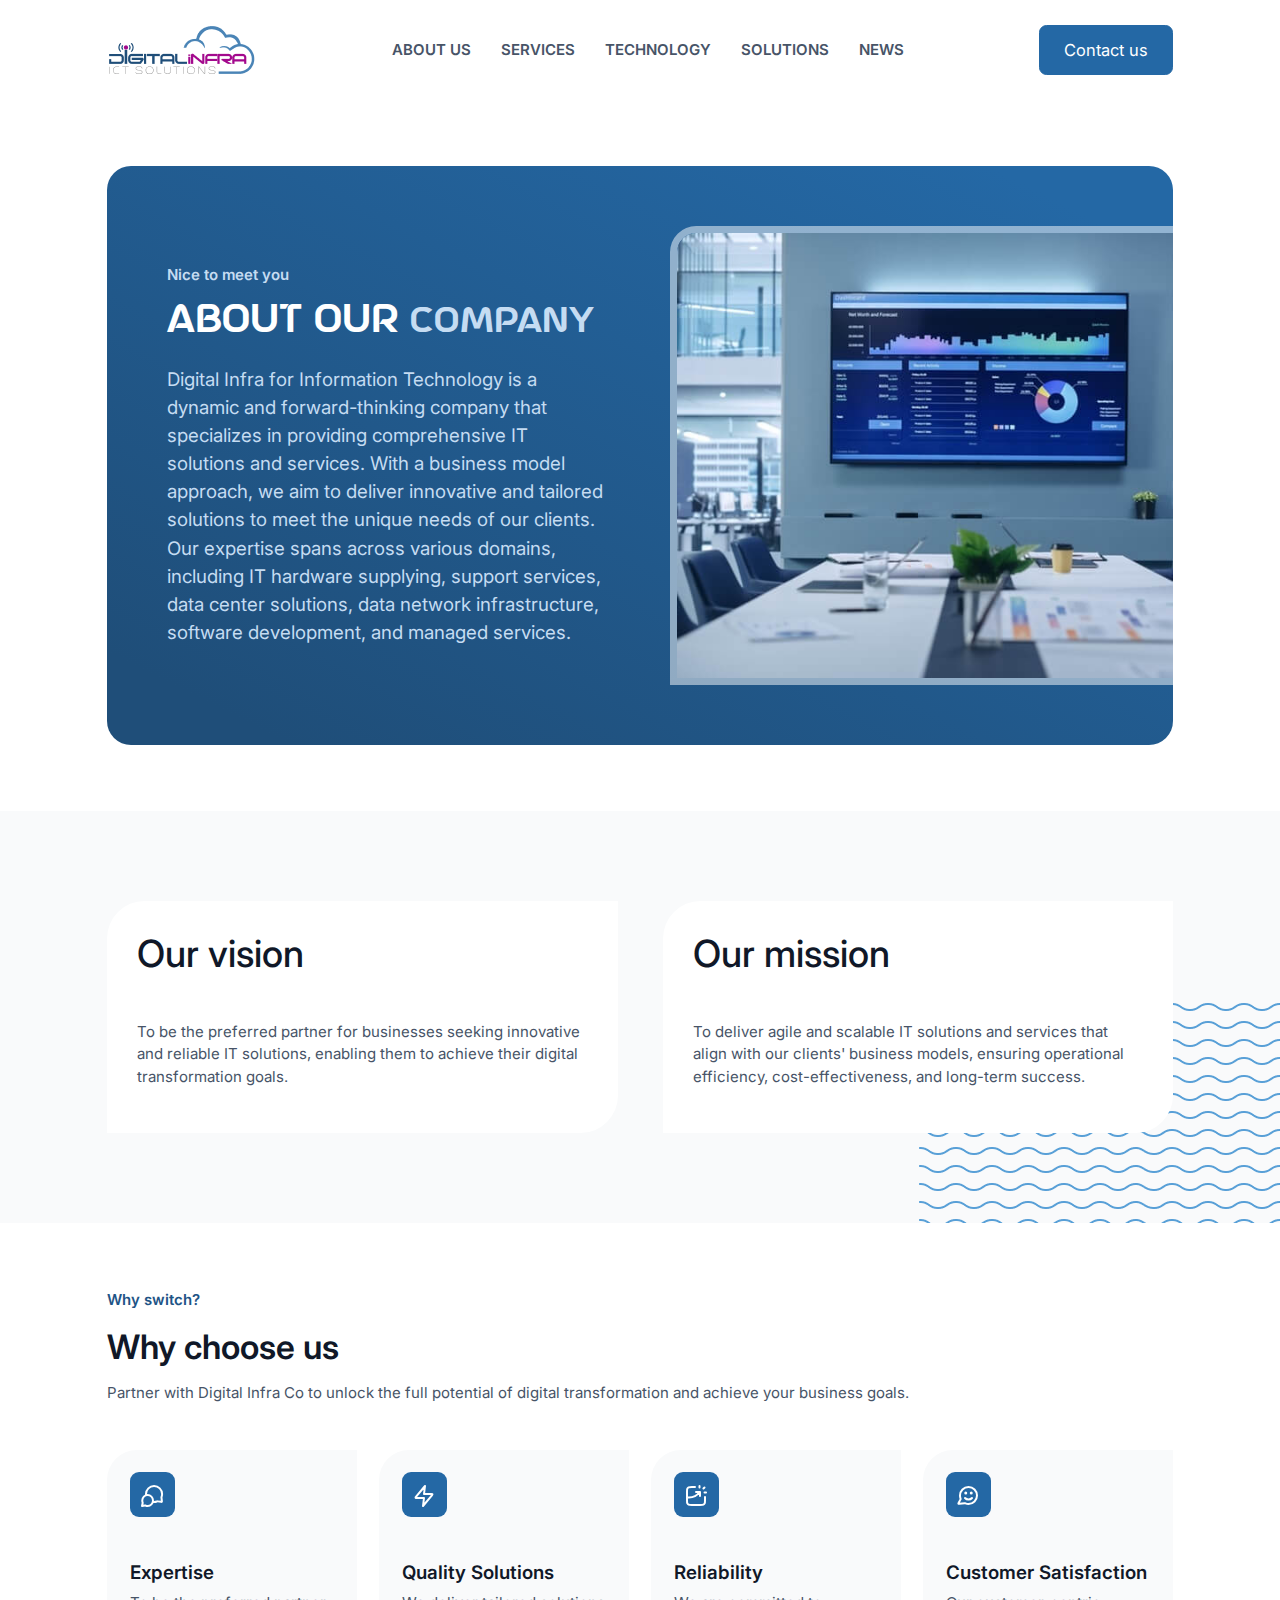
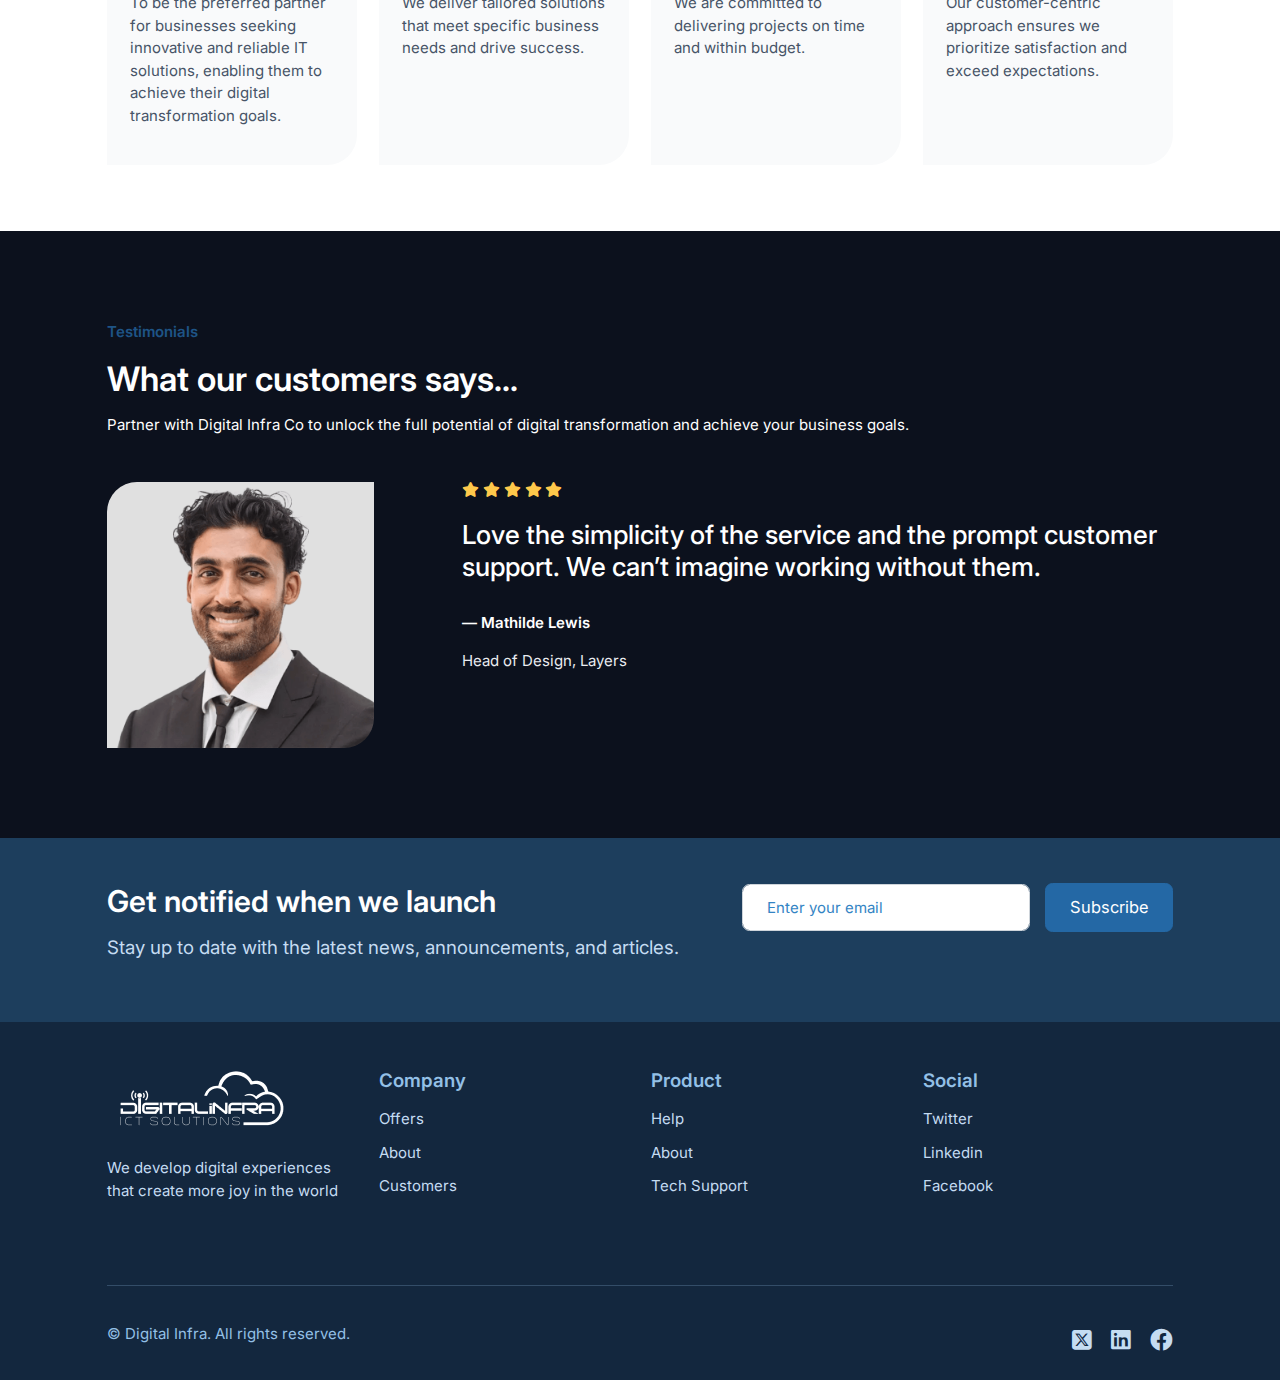
<file: about.html>
<!DOCTYPE html>
<html>

<head>
	<meta charset="utf-8">
	<meta name="viewport" content="width=device-width, initial-scale=1, shrink-to-fit=no">
	<meta name="viewport" content="width=device-width, initial-scale=1, maximum-scale=1, user-scalable=no" />

	<title>Digital Infra</title>

	<!-- Favicon -->
	<link rel="icon" type="image/png" href="assets/img/favicon.png" />

	<!-- Bootstrap -->
	<link href="assets/css/vendors/bootstrap.min.css" rel="stylesheet">
	
	<!-- FontAwesome -->
	<link href="assets/css/vendors/fontawesome/css/all.min.css" rel="stylesheet">
	
	<!-- Google Font -->
	<link href="https://fonts.googleapis.com/css2?family=Inter:wght@300;400;500;600;700;800&display=swap" rel="stylesheet">

	<!-- owl carousel slider -->
	<link rel="stylesheet" href="assets/css/vendors/owl.carousel.min.css">
	<link rel="stylesheet" href="assets/css/vendors/owl.theme.default.min.css">

	<!-- animate.css -->
	<link rel="stylesheet" href="assets/css/vendors/animate.min.css">

	<!-- main css -->
	<link href="assets/css/style.css" rel="stylesheet">
</head>

<body>
    
	<!-- start header -->
	<header>
		<div class="container">
			<nav>
				<div class="logo">
					<a href="index.html"><img src="assets/img/logo.png"></a>
				</div>
				<div class="bars">
					<i class="fas fa-bars"></i>
				</div>
				<div class="links-list">
					<ul>
						<li class="list-item">
							<a class="link" href="about.html">About Us </a>
						</li>
						<li class="list-item">
							<a class="link" href="services.html">Services </a>
						</li>
						<li class="list-item">
							<a class="link" href="technology.html">Technology</a>
						</li>
						<li class="list-item">
							<a class="link" href="solutions.html">Solutions</a>
						</li>
						<li class="list-item">
							<a class="link" href="news.html">News</a>
						</li>
					</ul>
				</div>
				<div class="contact-btn">
                    <a href="contact.html" class="main-btn">Contact us</a>
                </div>
			</nav>
		</div>
	</header>
	<!-- end header -->

	<!-- about company -->
	<div class="about-company sec-padding">
		<div class="container">
            <div class="company-wrapper">
                <div class="row align-items-center gx-6">
                    <div class="col-lg-6 mb-4 mb-lg-0 wow fadeInUp">
                        <div class="about-content">
                            <div class="section-title mb-4">
                                <span class="baby-blue">Nice to meet you</span>
                                <h1 class="title mb-0">About our <span class="baby-blue">Company</span></h1>
                            </div>
                            <p class="mb-0 baby-blue">Digital Infra for Information Technology is a dynamic and forward-thinking company that specializes in providing comprehensive IT solutions and services. With a business model approach, we aim to deliver innovative and tailored solutions to meet the unique needs of our clients. Our expertise spans across various domains, including IT hardware supplying, support services, data center solutions, data network infrastructure, software development, and managed services.</p>
                        </div>
                    </div>
                    <div class="col-lg-6">
                        <div class="about-media">
                            <img src="assets/img/about-company.jpg" class="img-fluid w-100">
                        </div>
                    </div>
                </div>
            </div>
		</div>
	</div>
	
	<div class="info-section position-relative sec-padding-6 overflow-hidden sec-bg">
		<div class="container">
            <div class="row gx-5">
                <div class="col-md-6 mb-4 mb-md-0">
                    <div class="bg-white radius-40 p-45">
                        <h1 class="text-dark mb-5">Our vision</h1>
                        <p>To be the preferred partner for businesses seeking innovative and reliable IT solutions, enabling them to achieve their digital transformation goals.</p>
                    </div>
                </div>
                <div class="col-md-6">
                    <div class="bg-white radius-40 p-45">
                        <h1 class="text-dark mb-5">Our mission</h1>
                        <p>To deliver agile and scalable IT solutions and services that align with our clients' business models, ensuring operational efficiency, cost-effectiveness, and long-term success.</p>
                    </div>
                </div>
            </div>
		</div>
		<div class="wave-pattern position-absolute bottom-0 end-0">
		    <img src="assets/img/wave-pattern.png" class="img-fluid">
		</div>
	</div>
	
	<!-- choose section -->
	<div class="choose-section sec-padding">
		<div class="container">
            <div class="section-title mb-3">
                <span>Why switch?</span>
                <h1 class="font-inter fw-600">Why choose us</h1>
            </div>
            <p class="mb-5">Partner with Digital Infra Co to unlock the full potential of digital transformation and achieve your business goals.</p>
            
            <div class="row">
                <div class="col-lg-3 col-md-6 mb-4 mb-lg-0">
                    <div class="sec-bg radius-32 p-4 h-100">
                        <span class="icon mb-5">
                            <svg width="24" height="24" viewBox="0 0 24 24" fill="none" xmlns="http://www.w3.org/2000/svg">
                                <path d="M6.09436 11.2288C6.03221 10.8282 5.99996 10.4179 5.99996 10C5.99996 5.58172 9.60525 2 14.0526 2C18.4999 2 22.1052 5.58172 22.1052 10C22.1052 10.9981 21.9213 11.9535 21.5852 12.8345C21.5154 13.0175 21.4804 13.109 21.4646 13.1804C21.4489 13.2512 21.4428 13.301 21.4411 13.3735C21.4394 13.4466 21.4493 13.5272 21.4692 13.6883L21.8717 16.9585C21.9153 17.3125 21.9371 17.4895 21.8782 17.6182C21.8266 17.731 21.735 17.8205 21.6211 17.8695C21.4911 17.9254 21.3146 17.8995 20.9617 17.8478L17.7765 17.3809C17.6101 17.3565 17.527 17.3443 17.4512 17.3448C17.3763 17.3452 17.3245 17.3507 17.2511 17.3661C17.177 17.3817 17.0823 17.4172 16.893 17.4881C16.0097 17.819 15.0524 18 14.0526 18C13.6344 18 13.2237 17.9683 12.8227 17.9073M7.63158 22C10.5965 22 13 19.5376 13 16.5C13 13.4624 10.5965 11 7.63158 11C4.66668 11 2.26316 13.4624 2.26316 16.5C2.26316 17.1106 2.36028 17.6979 2.53955 18.2467C2.61533 18.4787 2.65322 18.5947 2.66566 18.6739C2.67864 18.7567 2.68091 18.8031 2.67608 18.8867C2.67145 18.9668 2.65141 19.0573 2.61134 19.2383L2 22L4.9948 21.591C5.15827 21.5687 5.24 21.5575 5.31137 21.558C5.38652 21.5585 5.42641 21.5626 5.50011 21.5773C5.5701 21.5912 5.67416 21.6279 5.88227 21.7014C6.43059 21.8949 7.01911 22 7.63158 22Z" stroke="white" stroke-width="2" stroke-linecap="round" stroke-linejoin="round"/>
                            </svg>
                        </span>
                        <h5 class="text-dark fw-600 mb-2">Expertise</h5>
                        <p>To be the preferred partner for businesses seeking innovative and reliable IT solutions, enabling them to achieve their digital transformation goals.</p>
                    </div>
                </div>
                <div class="col-lg-3 col-md-6 mb-4 mb-lg-0">
                    <div class="sec-bg radius-32 p-4 h-100">
                        <span class="icon mb-5">
                            <svg width="24" height="24" viewBox="0 0 24 24" fill="none" xmlns="http://www.w3.org/2000/svg">
                            <path d="M12.9999 2L4.09332 12.6879C3.74451 13.1064 3.57011 13.3157 3.56744 13.4925C3.56512 13.6461 3.63359 13.7923 3.75312 13.8889C3.89061 14 4.16304 14 4.7079 14H11.9999L10.9999 22L19.9064 11.3121C20.2552 10.8936 20.4296 10.6843 20.4323 10.5075C20.4346 10.3539 20.3661 10.2077 20.2466 10.1111C20.1091 10 19.8367 10 19.2918 10H11.9999L12.9999 2Z" stroke="white" stroke-width="2" stroke-linecap="round" stroke-linejoin="round"/>
                            </svg>
                        </span>
                        <h5 class="text-dark fw-600 mb-2">Quality Solutions</h5>
                        <p>We deliver tailored solutions that meet specific business needs and drive success.</p>
                    </div>
                </div>
                <div class="col-lg-3 col-md-6 mb-4 mb-lg-0">
                    <div class="sec-bg radius-32 p-4 h-100">
                        <span class="icon mb-5">
                            <svg width="24" height="24" viewBox="0 0 24 24" fill="none" xmlns="http://www.w3.org/2000/svg">
                            <path d="M11 3H7.8C6.11984 3 5.27976 3 4.63803 3.32698C4.07354 3.6146 3.6146 4.07354 3.32698 4.63803C3 5.27976 3 6.11984 3 7.8V16.2C3 17.8802 3 18.7202 3.32698 19.362C3.6146 19.9265 4.07354 20.3854 4.63803 20.673C5.27976 21 6.11984 21 7.8 21H16.2C17.8802 21 18.7202 21 19.362 20.673C19.9265 20.3854 20.3854 19.9265 20.673 19.362C21 18.7202 21 17.8802 21 16.2V13M12 8H16V12M15.5 3.5V2M19.4393 4.56066L20.5 3.5M20.5103 8.5H22.0103M3 13.3471C3.65194 13.4478 4.31987 13.5 5 13.5C9.38636 13.5 13.2653 11.3276 15.6197 8" stroke="white" stroke-width="2" stroke-linecap="round" stroke-linejoin="round"/>
                            </svg>
                        </span>
                        <h5 class="text-dark fw-600 mb-2">Reliability</h5>
                        <p>We are committed to delivering projects on time and within budget.</p>
                    </div>
                </div>
                <div class="col-lg-3 col-md-6 mb-4 mb-lg-0">
                    <div class="sec-bg radius-32 p-4 h-100">
                        <span class="icon mb-5">
                            <svg width="24" height="24" viewBox="0 0 24 24" fill="none" xmlns="http://www.w3.org/2000/svg">
                            <path d="M8.99962 14C8.99962 14 10.3121 15.5 12.4996 15.5C14.6871 15.5 15.9996 14 15.9996 14M15.2496 9H15.2596M9.74962 9H9.75962M12.4996 20C17.194 20 20.9996 16.1944 20.9996 11.5C20.9996 6.80558 17.194 3 12.4996 3C7.8052 3 3.99962 6.80558 3.99962 11.5C3.99962 12.45 4.15547 13.3636 4.443 14.2166C4.55119 14.5376 4.60529 14.6981 4.61505 14.8214C4.62469 14.9432 4.6174 15.0286 4.58728 15.1469C4.55677 15.2668 4.48942 15.3915 4.35472 15.6408L2.71906 18.6684C2.48575 19.1002 2.36909 19.3161 2.3952 19.4828C2.41794 19.6279 2.50337 19.7557 2.6288 19.8322C2.7728 19.9201 3.01692 19.8948 3.50517 19.8444L8.62619 19.315C8.78127 19.299 8.85881 19.291 8.92949 19.2937C8.999 19.2963 9.04807 19.3029 9.11586 19.3185C9.18478 19.3344 9.27145 19.3678 9.44478 19.4345C10.3928 19.7998 11.4228 20 12.4996 20ZM15.7496 9C15.7496 9.27614 15.5258 9.5 15.2496 9.5C14.9735 9.5 14.7496 9.27614 14.7496 9C14.7496 8.72386 14.9735 8.5 15.2496 8.5C15.5258 8.5 15.7496 8.72386 15.7496 9ZM10.2496 9C10.2496 9.27614 10.0258 9.5 9.74962 9.5C9.47348 9.5 9.24962 9.27614 9.24962 9C9.24962 8.72386 9.47348 8.5 9.74962 8.5C10.0258 8.5 10.2496 8.72386 10.2496 9Z" stroke="white" stroke-width="2" stroke-linecap="round" stroke-linejoin="round"/>
                            </svg>
                        </span>
                        <h5 class="text-dark fw-600 mb-2">Customer Satisfaction</h5>
                        <p>Our customer-centric approach ensures we prioritize satisfaction and exceed expectations.</p>
                    </div>
                </div>
            </div>
		</div>
	</div>
	
	<!-- testimonials section -->
	<div class="testimonials-section sec-padding-6 bg-dark">
		<div class="container">
            <div class="section-title mb-3">
                <span>Testimonials</span>
                <h1 class="font-inter fw-600 text-white">What our customers says...</h1>
            </div>
            <p class="mb-5 text-white">Partner with Digital Infra Co to unlock the full potential of digital transformation and achieve your business goals.</p>
            
            <div class="row justify-content-between gx-5 gx-lg-0">
                <div class="col-lg-3 col-md-3 mb-4 mb-md-0">
                    <div class="testimonial-img">
                        <img src="assets/img/profile.png" class="radius-32 img-fluid" />
                    </div>
                </div>
                <div class="col-lg-8 col-md-9">
                    <div class="rate d-flex align-items-center gap-1 mb-4">
                        <i class="fa-solid fa-star"></i>
                        <i class="fa-solid fa-star"></i>
                        <i class="fa-solid fa-star"></i>
                        <i class="fa-solid fa-star"></i>
                        <i class="fa-solid fa-star"></i>
                    </div>
                    <h3 class="fw-500 text-white mb-45">Love the simplicity of the service and the prompt customer support. We can’t imagine working without them.</h3>
                    <p class="text-white fw-600">— Mathilde Lewis</p>
                    <span class="text-gray">Head of Design, Layers</span>
                </div>
            </div>
		</div>
	</div>
	
	<!-- newsletter section -->
	<div class="newsletter-section">
		<div class="container">
            <div class="row">
                <div class="col-lg-7 col-md-6">
                    <h2 class="text-white">Get notified when we launch</h2>
                    <p>Stay up to date with the latest news, announcements, and articles.</p>
                </div>
                <div class="col-lg-5 col-md-6">
                    <form>
                        <div class="d-flex align-items-center gap-3">
                            <input type="email" class="form-control" placeholder="Enter your email" />
                            <button class="main-btn">Subscribe</button>
                        </div>
                    </form>
                </div>
            </div>
		</div>
	</div>

	<!-- start footer -->
	<footer>
		<div class="container">
			<div class="footer-content">
				<div class="row">
					<div class="col-lg-3 col-sm-6 col-12 mb-4 mb-lg-0">
						<div class="footer-col">
							<div class="footer-logo">
								<img src="assets/img/logo-white.png">
								<p>We develop digital experiences that create more joy in the world</p>
							</div>
						</div>
					</div>
					<div class="col-lg-3 col-sm-6 col-12 mb-4 mb-lg-0">
						<div class="footer-col">
							<div class="footer-title">
								<h5>Company</h5>
							</div>
							<ul class="links-list">
								<li>
									<a href="#">Offers</a>
								</li>
								<li>
									<a href="#">About</a>
								</li>
								<li>
									<a href="#">Customers</a>
								</li>
							</ul>
						</div>
					</div>
					<div class="col-lg-3 col-sm-6 col-12 mb-4 mb-lg-0">
						<div class="footer-col">
							<div class="footer-title">
								<h5>Product</h5>
							</div>
							<ul class="links-list">
								<li>
									<a href="#">Help</a>
								</li>
								<li>
									<a href="#">About</a>
								</li>
								<li>
									<a href="#">Tech Support</a>
								</li>
							</ul>
						</div>
					</div>
					<div class="col-lg-3 col-sm-6 col-12 mb-4 mb-lg-0">
						<div class="footer-col">
							<div class="footer-title">
								<h5>Social</h5>
							</div>
							<ul class="links-list">
								<li>
									<a href="#">Twitter</a>
								</li>
								<li>
									<a href="#">Linkedin</a>
								</li>
								<li>
									<a href="#">Facebook</a>
								</li>
							</ul>
						</div>
					</div>
				</div>
			</div>
			<hr>
			<div class="footer-bottom">
				<div class="copyrights">
					<p>© Digital Infra. All rights reserved.</p>
				</div>
				<div class="footer-social">
					<ul class="social-list">
						<li>
							<a href="#"><i class="fa-brands fa-square-x-twitter"></i></a>
						</li>
						<li>
							<a href="#"><i class="fa-brands fa-linkedin"></i></a>
						</li>
						<li>
							<a href="#"><i class="fa-brands fa-facebook"></i></a>
						</li>
					</ul>
				</div>
			</div>
		</div>
	</footer>
	<!--      end footer -->


	<!--        jquery -->
	<script src="assets/js/vendors/jquery-3.3.1.min.js"></script>
	<!--        wow -->
	<script src="assets/js/vendors/wow.min.js"></script>
	<script>
		new WOW().init();

	</script>

	<!--        bootstrap library -->
	<script src="assets/js/vendors/bootstrap.bundle.min.js"></script>

	<!--        carousel -->
	<script src="assets/js/vendors/owl.carousel.min.js"></script>

	<!--        Main Js -->
	<script src="assets/js/main.js"></script>
</body>

</html>
</file>
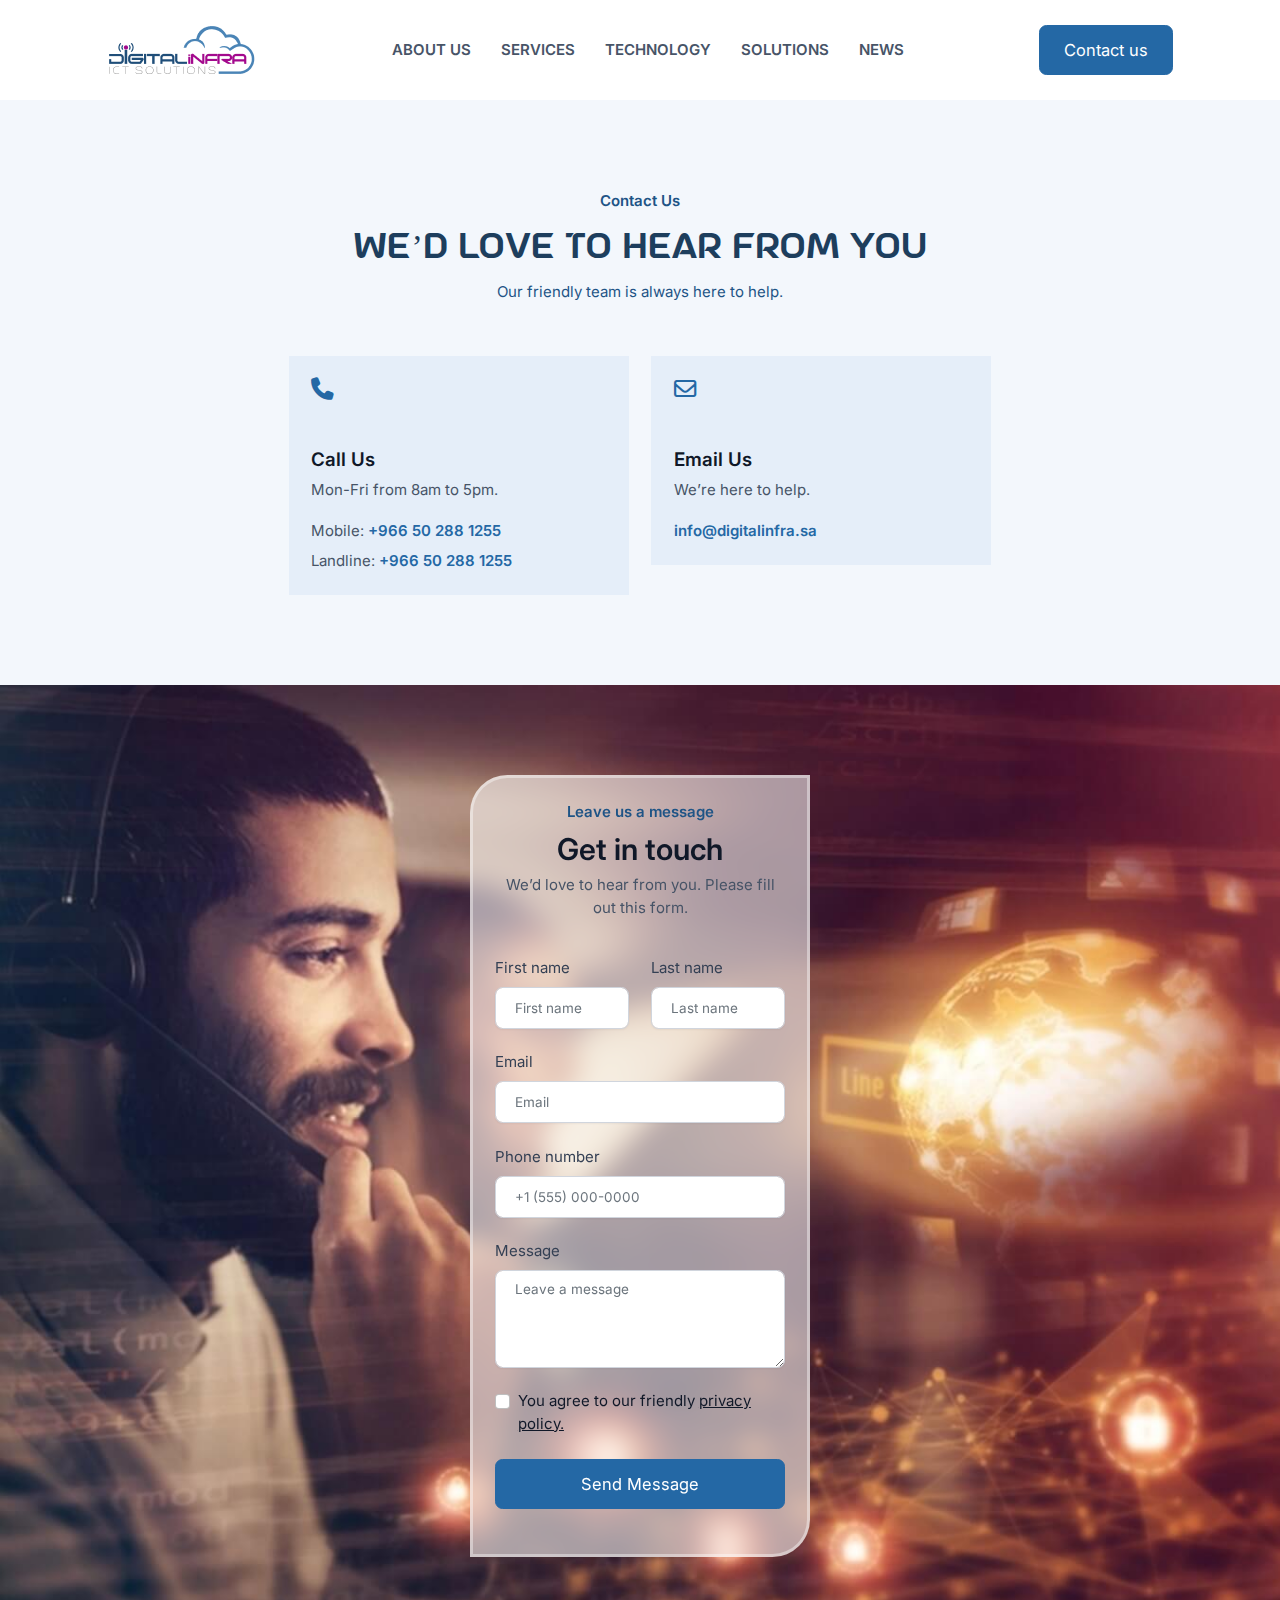
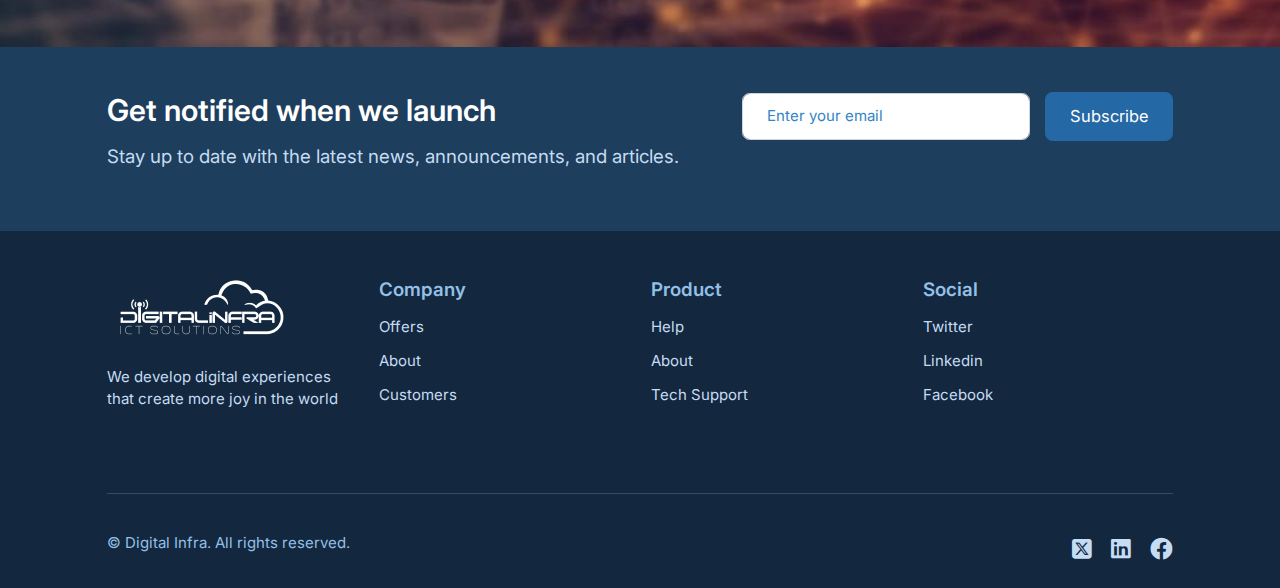
<file: contact.html>
<!DOCTYPE html>
<html>

<head>
	<meta charset="utf-8">
	<meta name="viewport" content="width=device-width, initial-scale=1, shrink-to-fit=no">
	<meta name="viewport" content="width=device-width, initial-scale=1, maximum-scale=1, user-scalable=no" />

	<title>Digital Infra</title>

	<!-- Favicon -->
	<link rel="icon" type="image/png" href="assets/img/favicon.png" />

	<!-- Bootstrap -->
	<link href="assets/css/vendors/bootstrap.min.css" rel="stylesheet">
	
	<!-- FontAwesome -->
	<link href="assets/css/vendors/fontawesome/css/all.min.css" rel="stylesheet">
	
	<!-- Google Font -->
	<link href="https://fonts.googleapis.com/css2?family=Inter:wght@300;400;500;600;700;800&display=swap" rel="stylesheet">

	<!-- owl carousel slider -->
	<link rel="stylesheet" href="assets/css/vendors/owl.carousel.min.css">
	<link rel="stylesheet" href="assets/css/vendors/owl.theme.default.min.css">

	<!-- animate.css -->
	<link rel="stylesheet" href="assets/css/vendors/animate.min.css">

	<!-- main css -->
	<link href="assets/css/style.css" rel="stylesheet">
</head>

<body>
    
	<!-- start header -->
	<header>
		<div class="container">
			<nav>
				<div class="logo">
					<a href="index.html"><img src="assets/img/logo.png"></a>
				</div>
				<div class="bars">
					<i class="fas fa-bars"></i>
				</div>
				<div class="links-list">
					<ul>
						<li class="list-item">
							<a class="link" href="about.html">About Us </a>
						</li>
						<li class="list-item">
							<a class="link" href="services.html">Services </a>
						</li>
						<li class="list-item">
							<a class="link" href="technology.html">Technology</a>
						</li>
						<li class="list-item">
							<a class="link" href="solutions.html">Solutions</a>
						</li>
						<li class="list-item">
							<a class="link" href="news.html">News</a>
						</li>
					</ul>
				</div>
				<div class="contact-btn">
                    <a href="contact.html" class="main-btn">Contact us</a>
                </div>
			</nav>
		</div>
	</header>
	<!-- end header -->

	<!-- contact section -->
	<div class="contact-section sec-padding-6 sec-bg2">
        <div class="container">
            <div class="section-title text-center">
                <span>Contact Us</span>
                <h1 class="title text-blue">We’d love to hear from you</h1>
                <span class="fw-normal">Our friendly team is always here to help.</span>
            </div>
            
            <div class="row justify-content-center">
                <div class="col-lg-4 mb-4 mb-lg-0">
                    <div class="contact-card sec-bg3">
                        <span class="d-inline-block mb-5"><i class="fa-solid fa-phone"></i></span>
                        <h6>Call Us</h6>
                        <p class="desc">Mon-Fri from 8am to 5pm.</p>
                        <p class="mb-2">Mobile: <a href="tel:+966502881255">+966 50 288 1255</a> </p>
                        <p class="mb-0">Landline: <a href="tel:+966502881255">+966 50 288 1255</a> </p>
                    </div>
                </div>
                <div class="col-lg-4">
                    <div class="contact-card sec-bg3">
                        <span class="d-inline-block mb-5"><i class="fa-regular fa-envelope"></i></span>
                        <h6>Email Us</h6>
                        <p class="desc">We’re here to help.</p>
                        <a href="mailto:info@digitalinfra.sa">info@digitalinfra.sa</a>
                    </div>
                </div>
            </div>
        </div>
    </div>
    
	<!-- contact page -->
	<div class="contact-page sec-padding-6">
        <div class="container">
            <div class="row justify-content-center">
                <div class="col-lg-4 col-md-6 col-sm-10 col-11">
                    <form class="main-form radius-40">
                        <div class="section-title text-center">
                            <span class="mb-2">Leave us a message</span>
                            <h2 class="font-inter text-dark fw-600">Get in touch</h2>
                            <p class="fw-normal">We’d love to hear from you. Please fill out this form.</p>
                        </div>
                        <div class="row">
                            <div class="col-lg-6 mb-4">
                                <label class="form-label">First name</label>
                                <input type="text" class="form-control" placeholder="First name">
                            </div>
                            <div class="col-lg-6 mb-4">
                                <label class="form-label">Last name</label>
                                <input type="text" class="form-control" placeholder="Last name">
                            </div>
                            <div class="col-lg-12 mb-4">
                                <label class="form-label">Email</label>
                                <input type="text" class="form-control" placeholder="Email">
                            </div>
                            <div class="col-lg-12 mb-4">
                                <label class="form-label">Phone number</label>
                                <input type="text" class="form-control" placeholder="+1 (555) 000-0000">
                            </div>
                            <div class="col-lg-12 mb-4">
                                <label class="form-label">Message</label>
                                <textarea class="form-control" placeholder="Leave a message" rows="4"></textarea>
                            </div>
                            <div class="col-lg-12 mb-4">
                                <div class="form-check">
                                    <input class="form-check-input" type="checkbox" value="" id="flexCheckDefault">
                                    <label class="form-check-label text-dark" for="flexCheckDefault">
                                        You agree to our friendly <a href="#" class="text-decoration-underline">privacy policy.</a>
                                    </label>
                                </div>
                            </div>
                            <div class="col-lg-12 mb-4">
                                <button class="main-btn d-block w-100">Send Message</button>
                            </div>
                        </div>
                    </form>
                </div>
            </div>
        </div>
    </div>
	
	<!-- newsletter section -->
	<div class="newsletter-section">
		<div class="container">
            <div class="row">
                <div class="col-lg-7 col-md-6">
                    <h2 class="text-white">Get notified when we launch</h2>
                    <p>Stay up to date with the latest news, announcements, and articles.</p>
                </div>
                <div class="col-lg-5 col-md-6">
                    <form>
                        <div class="d-flex align-items-center gap-3">
                            <input type="email" class="form-control" placeholder="Enter your email" />
                            <button class="main-btn">Subscribe</button>
                        </div>
                    </form>
                </div>
            </div>
		</div>
	</div>

	<!-- start footer -->
	<footer>
		<div class="container">
			<div class="footer-content">
				<div class="row">
					<div class="col-lg-3 col-sm-6 col-12 mb-4 mb-lg-0">
						<div class="footer-col">
							<div class="footer-logo">
								<img src="assets/img/logo-white.png">
								<p>We develop digital experiences that create more joy in the world</p>
							</div>
						</div>
					</div>
					<div class="col-lg-3 col-sm-6 col-12 mb-4 mb-lg-0">
						<div class="footer-col">
							<div class="footer-title">
								<h5>Company</h5>
							</div>
							<ul class="links-list">
								<li>
									<a href="#">Offers</a>
								</li>
								<li>
									<a href="#">About</a>
								</li>
								<li>
									<a href="#">Customers</a>
								</li>
							</ul>
						</div>
					</div>
					<div class="col-lg-3 col-sm-6 col-12 mb-4 mb-lg-0">
						<div class="footer-col">
							<div class="footer-title">
								<h5>Product</h5>
							</div>
							<ul class="links-list">
								<li>
									<a href="#">Help</a>
								</li>
								<li>
									<a href="#">About</a>
								</li>
								<li>
									<a href="#">Tech Support</a>
								</li>
							</ul>
						</div>
					</div>
					<div class="col-lg-3 col-sm-6 col-12 mb-4 mb-lg-0">
						<div class="footer-col">
							<div class="footer-title">
								<h5>Social</h5>
							</div>
							<ul class="links-list">
								<li>
									<a href="#">Twitter</a>
								</li>
								<li>
									<a href="#">Linkedin</a>
								</li>
								<li>
									<a href="#">Facebook</a>
								</li>
							</ul>
						</div>
					</div>
				</div>
			</div>
			<hr>
			<div class="footer-bottom">
				<div class="copyrights">
					<p>© Digital Infra. All rights reserved.</p>
				</div>
				<div class="footer-social">
					<ul class="social-list">
						<li>
							<a href="#"><i class="fa-brands fa-square-x-twitter"></i></a>
						</li>
						<li>
							<a href="#"><i class="fa-brands fa-linkedin"></i></a>
						</li>
						<li>
							<a href="#"><i class="fa-brands fa-facebook"></i></a>
						</li>
					</ul>
				</div>
			</div>
		</div>
	</footer>
	<!--      end footer -->


	<!--        jquery -->
	<script src="assets/js/vendors/jquery-3.3.1.min.js"></script>
	<!--        wow -->
	<script src="assets/js/vendors/wow.min.js"></script>
	<script>
		new WOW().init();

	</script>

	<!--        bootstrap library -->
	<script src="assets/js/vendors/bootstrap.bundle.min.js"></script>

	<!--        carousel -->
	<script src="assets/js/vendors/owl.carousel.min.js"></script>

	<!--        Main Js -->
	<script src="assets/js/main.js"></script>
</body>

</html>
</file>
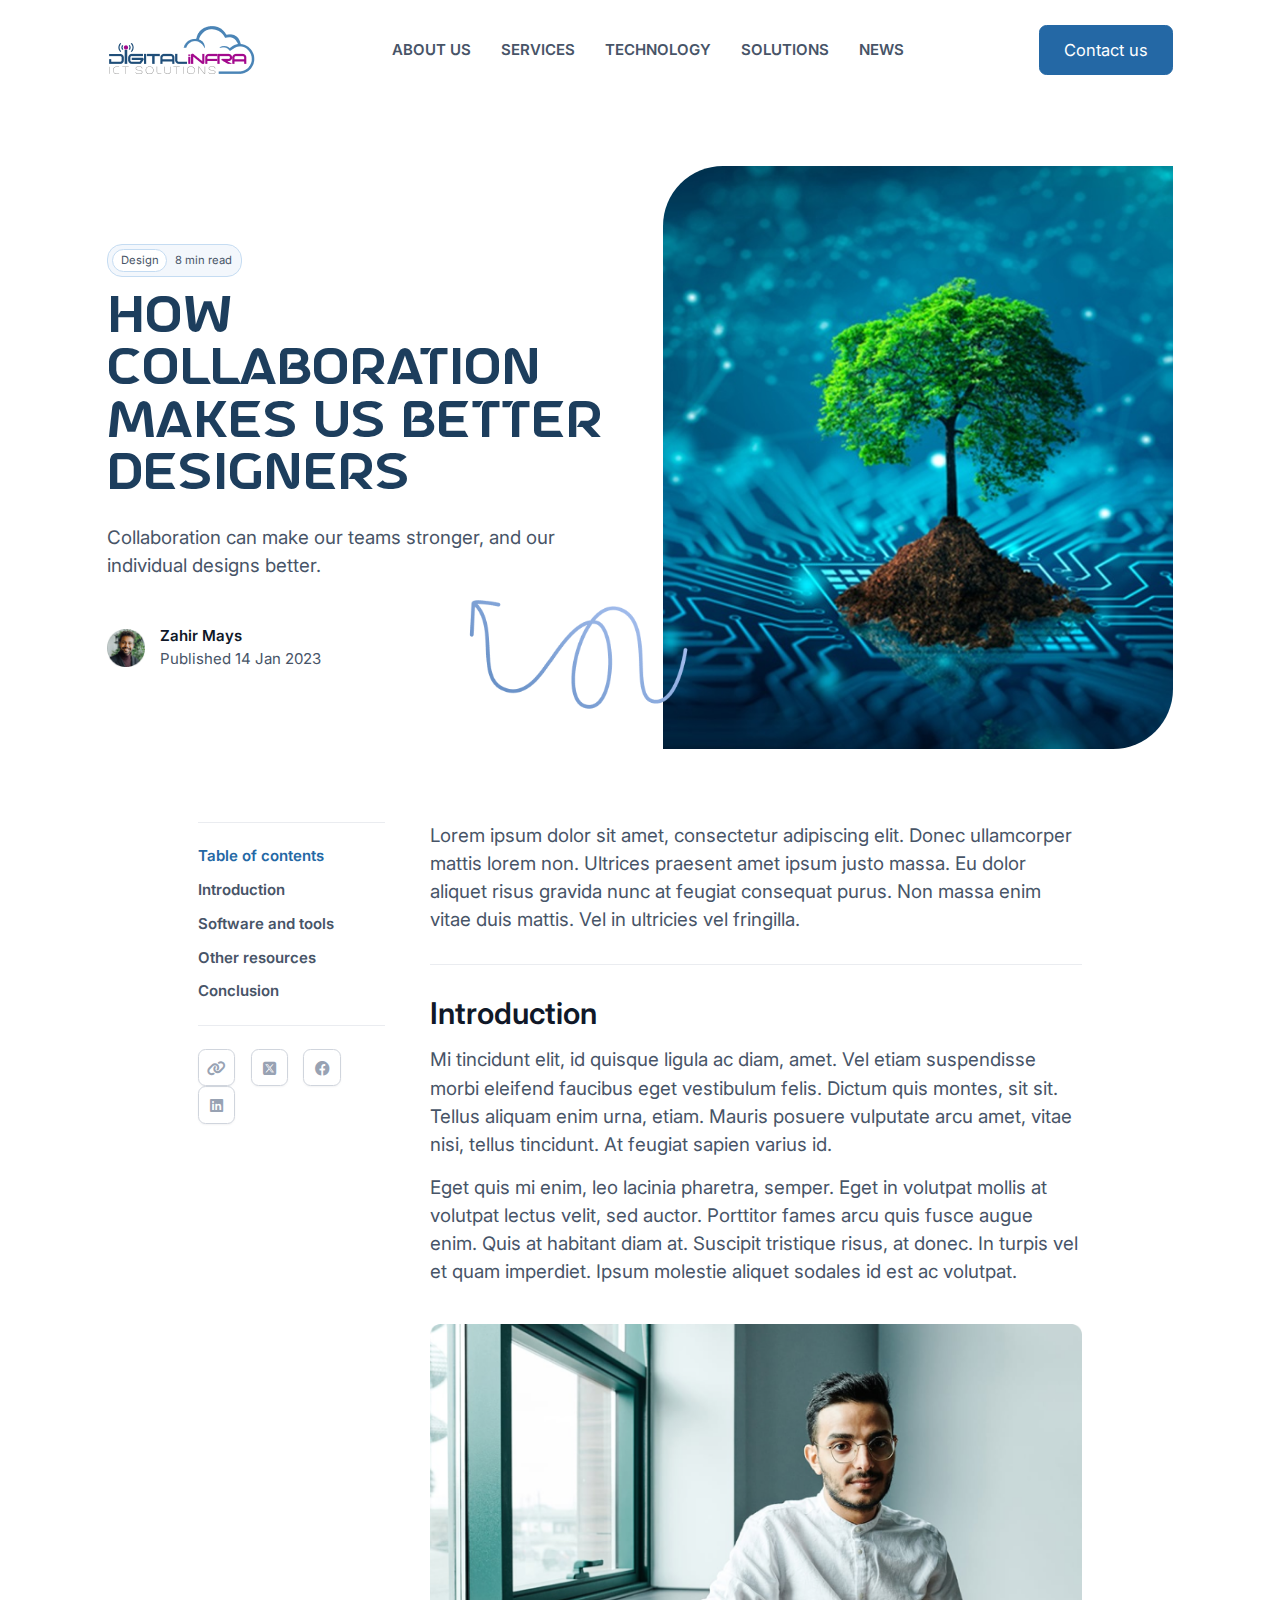
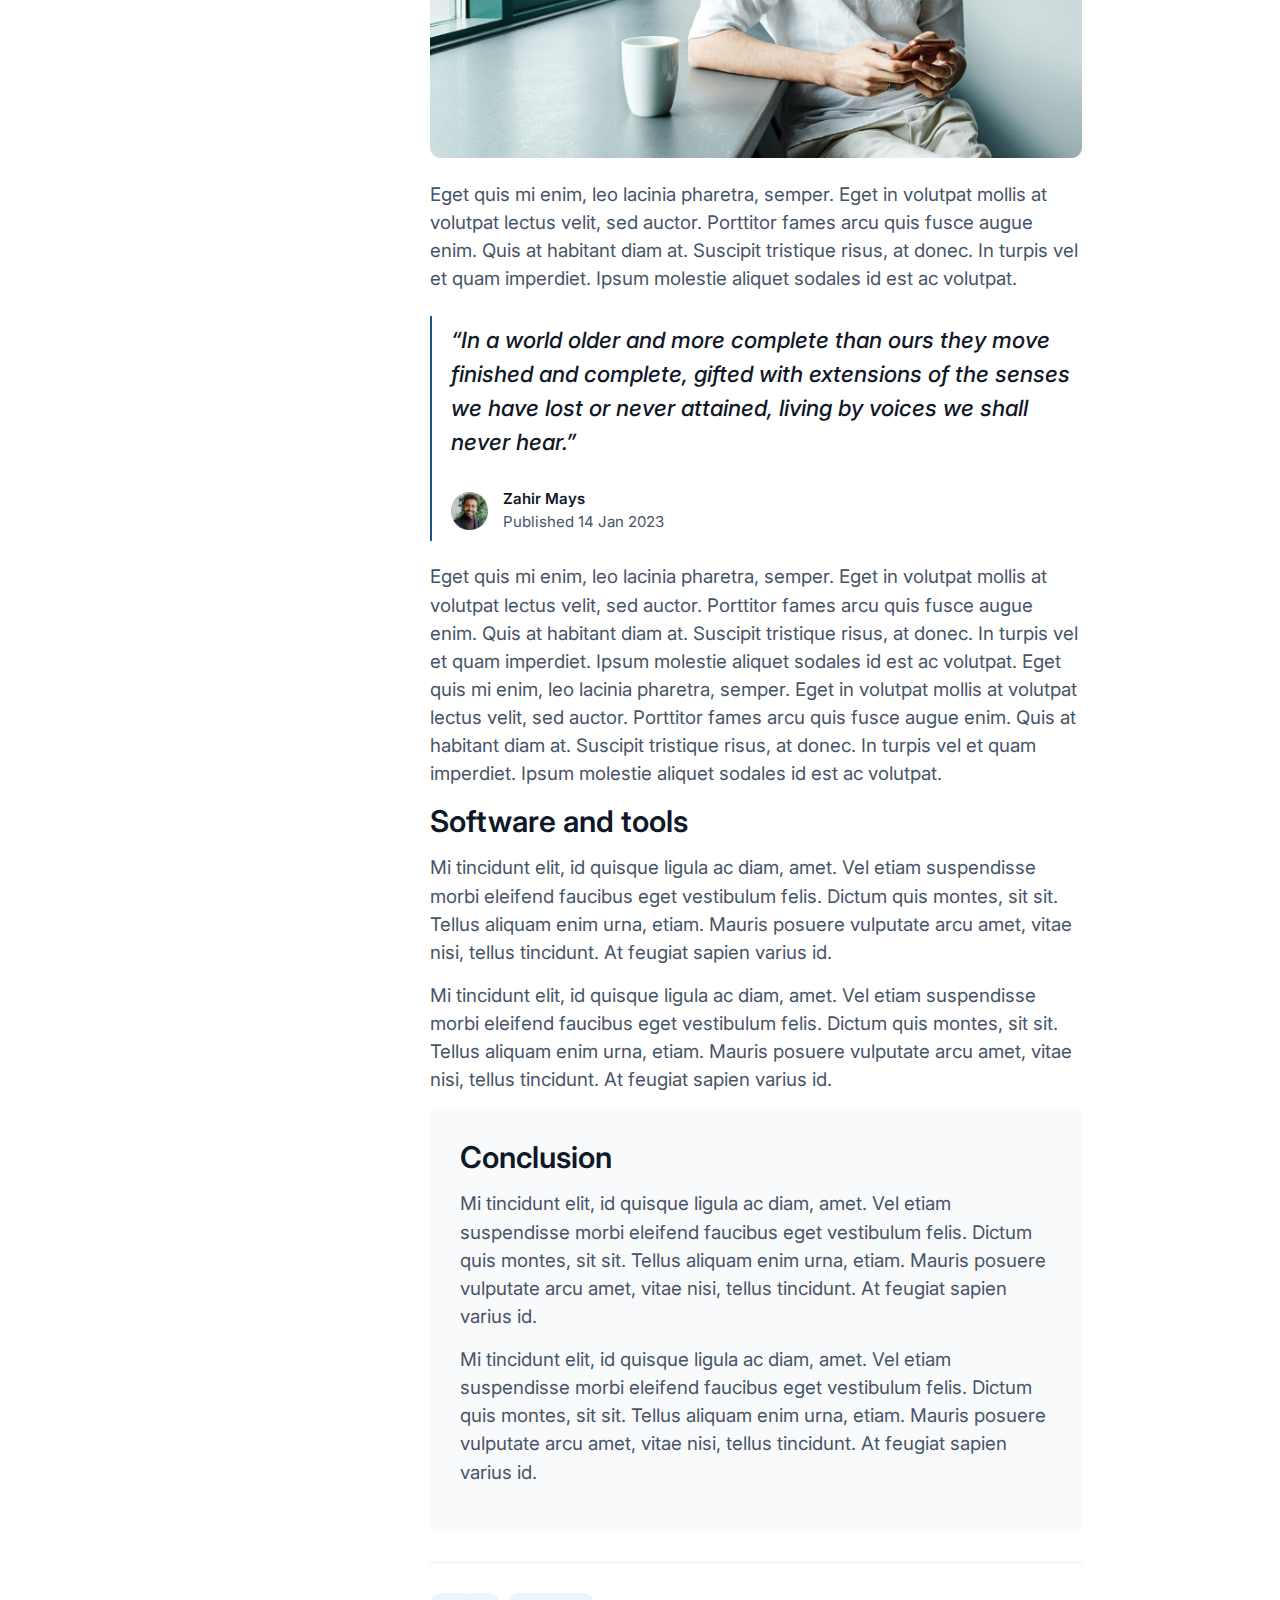
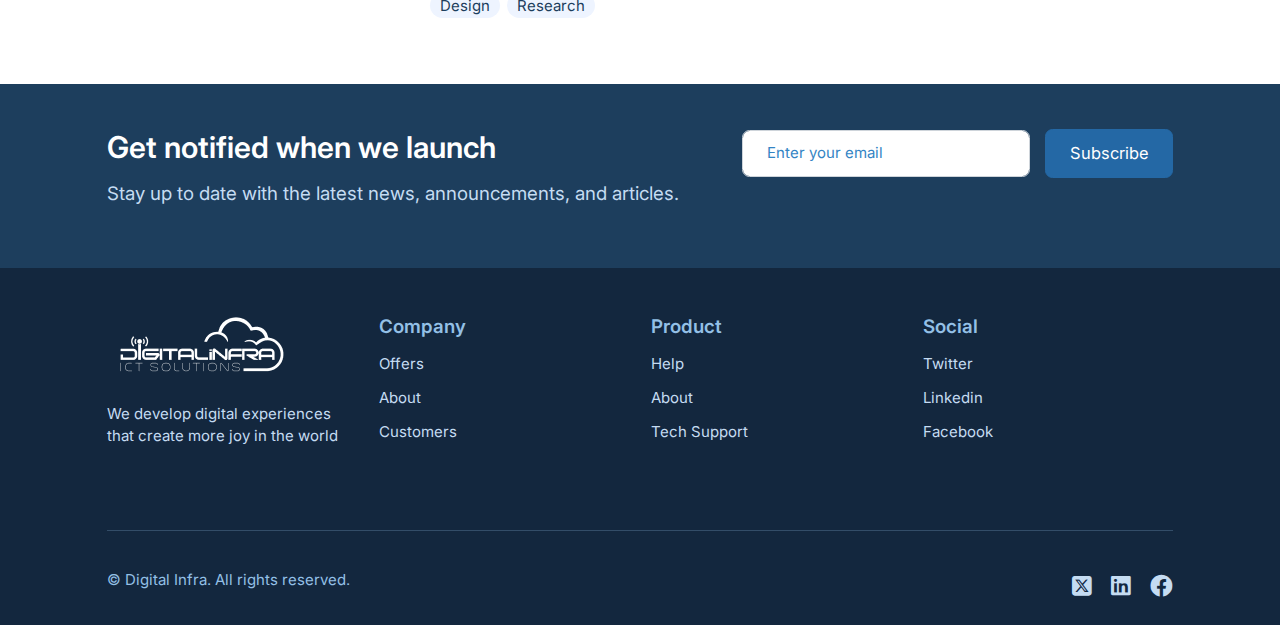
<file: news-details.html>
<!DOCTYPE html>
<html>

<head>
	<meta charset="utf-8">
	<meta name="viewport" content="width=device-width, initial-scale=1, shrink-to-fit=no">
	<meta name="viewport" content="width=device-width, initial-scale=1, maximum-scale=1, user-scalable=no" />

	<title>Digital Infra</title>

	<!-- Favicon -->
	<link rel="icon" type="image/png" href="assets/img/favicon.png" />

	<!-- Bootstrap -->
	<link href="assets/css/vendors/bootstrap.min.css" rel="stylesheet">
	
	<!-- FontAwesome -->
	<link href="assets/css/vendors/fontawesome/css/all.min.css" rel="stylesheet">
	
	<!-- Google Font -->
	<link href="https://fonts.googleapis.com/css2?family=Inter:wght@300;400;500;600;700;800&display=swap" rel="stylesheet">

	<!-- owl carousel slider -->
	<link rel="stylesheet" href="assets/css/vendors/owl.carousel.min.css">
	<link rel="stylesheet" href="assets/css/vendors/owl.theme.default.min.css">

	<!-- animate.css -->
	<link rel="stylesheet" href="assets/css/vendors/animate.min.css">

	<!-- main css -->
	<link href="assets/css/style.css" rel="stylesheet">
</head>

<body>
    
	<!-- start header -->
	<header>
		<div class="container">
			<nav>
				<div class="logo">
					<a href="index.html"><img src="assets/img/logo.png"></a>
				</div>
				<div class="bars">
					<i class="fas fa-bars"></i>
				</div>
				<div class="links-list">
					<ul>
						<li class="list-item">
							<a class="link" href="about.html">About Us </a>
						</li>
						<li class="list-item">
							<a class="link" href="services.html">Services </a>
						</li>
						<li class="list-item">
							<a class="link" href="technology.html">Technology</a>
						</li>
						<li class="list-item">
							<a class="link" href="solutions.html">Solutions</a>
						</li>
						<li class="list-item">
							<a class="link" href="news.html">News</a>
						</li>
					</ul>
				</div>
				<div class="contact-btn">
                    <a href="contact.html" class="main-btn">Contact us</a>
                </div>
			</nav>
		</div>
	</header>
	<!-- end header -->
    
    <!-- news details section -->
    <div class="news-section news-details sec-padding">
        <div class="container">
            <div class="row align-items-center gx-lg-5">
                <div class="col-lg-6 mb-4 mb-lg-0">
                    <div class="news-badge d-inline-flex gap-2 align-items-center mb-3">
                        <span>Design</span>
                        <span>8 min read</span>
                    </div>
                    <div class="section-title mb-4">
                        <h1 class="title">How collaboration makes us better designers</h1>
                    </div>
                    <p class="fs-5 mb-5">Collaboration can make our teams stronger, and our individual designs better.</p>
                    <div class="author d-flex align-items-center gap-3">
                        <img src="assets/img/avatar.png" class="img-fuid" width="40" height="40" />
                        <div>
                            <span class="fw-600 d-block name">Zahir Mays</span>
                            <span class="d-block">Published 14 Jan 2023</span>
                        </div>
                    </div>
                </div>
                <div class="col-lg-6">
                    <div class="news-details-img position-relative">
                        <img src="assets/img/news/news-details.jpg" class="w-100">
                        <div class="news-drawn-arrow d-none d-lg-block">
                            <img src="assets/img/drawn-arrow.png" >
                        </div>
                    </div>
                </div>
            </div>
        </div>
    </div>
    
    <div class="news-section news-details-content sec-padding pt-0 pt-lg-2">
        <div class="container">
            <div class="row justify-content-center">
                <div class="col-lg-10 col-md-11">
                    <div class="row gx-lg-5">
                        <div class="col-lg-3 mb-4 mb-lg-0">
                            <div class="sidebar">
                                <ul class="py-4">
                                    <li><a href="#" class="active">Table of contents</a></li>
                                    <li><a href="#">Introduction</a></li>
                                    <li><a href="#">Software and tools</a></li>
                                    <li><a href="#">Other resources</a></li>
                                    <li><a href="#">Conclusion</a></li>
                                </ul>
                                <div class="social-list mt-4">
                                    <a href="#"><i class="fa-solid fa-link"></i></a>
                                    <a href="#"><i class="fa-brands fa-square-x-twitter"></i></a>
                                    <a href="#"><i class="fa-brands fa-facebook"></i></a>
                                    <a href="#"><i class="fa-brands fa-linkedin"></i></a>
                                </div>
                            </div>
                        </div>
                        <div class="col-lg-9">
                            <div class="news-details-text">
                                <p class="fs-5">Lorem ipsum dolor sit amet, consectetur adipiscing elit. Donec ullamcorper mattis lorem non. Ultrices praesent amet ipsum justo massa. Eu dolor aliquet risus gravida nunc at feugiat consequat purus. Non massa enim vitae duis mattis. Vel in ultricies vel fringilla.</p>
                                <hr>
                                
                                <h2 class="text-dark fw-600 mb-3">Introduction</h2>
                                
                                <p class="fs-5">Mi tincidunt elit, id quisque ligula ac diam, amet. Vel etiam suspendisse morbi eleifend faucibus eget vestibulum felis. Dictum quis montes, sit sit. Tellus aliquam enim urna, etiam. Mauris posuere vulputate arcu amet, vitae nisi, tellus tincidunt. At feugiat sapien varius id.</p>
                                
                                <p class="fs-5">Eget quis mi enim, leo lacinia pharetra, semper. Eget in volutpat mollis at volutpat lectus velit, sed auctor. Porttitor fames arcu quis fusce augue enim. Quis at habitant diam at. Suscipit tristique risus, at donec. In turpis vel et quam imperdiet. Ipsum molestie aliquet sodales id est ac volutpat. </p>
                                
                                <img src="assets/img/news/news-details2.png" class="w-100 rounded my-4">
                                
                                <p class="fs-5">Eget quis mi enim, leo lacinia pharetra, semper. Eget in volutpat mollis at volutpat lectus velit, sed auctor. Porttitor fames arcu quis fusce augue enim. Quis at habitant diam at. Suscipit tristique risus, at donec. In turpis vel et quam imperdiet. Ipsum molestie aliquet sodales id est ac volutpat. </p>
                                
                                <div class="quote my-4">
                                    <em class="fw-500 text-dark fs-4 d-block mb-45">“In a world older and more complete than ours they move finished and complete, gifted with extensions of the senses we have lost or never attained, living by voices we shall never hear.”</em>
                                    <div class="author d-flex align-items-center gap-3">
                                        <img src="assets/img/avatar.png" class="img-fuid" width="40" height="40" />
                                        <div>
                                            <span class="fw-600 d-block name">Zahir Mays</span>
                                            <span class="d-block">Published 14 Jan 2023</span>
                                        </div>
                                    </div>
                                </div>
                                
                                <p class="fs-5">Eget quis mi enim, leo lacinia pharetra, semper. Eget in volutpat mollis at volutpat lectus velit, sed auctor. Porttitor fames arcu quis fusce augue enim. Quis at habitant diam at. Suscipit tristique risus, at donec. In turpis vel et quam imperdiet. Ipsum molestie aliquet sodales id est ac volutpat. Eget quis mi enim, leo lacinia pharetra, semper. Eget in volutpat mollis at volutpat lectus velit, sed auctor. Porttitor fames arcu quis fusce augue enim. Quis at habitant diam at. Suscipit tristique risus, at donec. In turpis vel et quam imperdiet. Ipsum molestie aliquet sodales id est ac volutpat. </p>
                                
                                <h2 class="text-dark fw-600 mb-3">Software and tools</h2>
                                
                                <p class="fs-5">Mi tincidunt elit, id quisque ligula ac diam, amet. Vel etiam suspendisse morbi eleifend faucibus eget vestibulum felis. Dictum quis montes, sit sit. Tellus aliquam enim urna, etiam. Mauris posuere vulputate arcu amet, vitae nisi, tellus tincidunt. At feugiat sapien varius id.</p>
                                <p class="fs-5">Mi tincidunt elit, id quisque ligula ac diam, amet. Vel etiam suspendisse morbi eleifend faucibus eget vestibulum felis. Dictum quis montes, sit sit. Tellus aliquam enim urna, etiam. Mauris posuere vulputate arcu amet, vitae nisi, tellus tincidunt. At feugiat sapien varius id.</p>
                                
                                <div class="sec-bg p-45 rounded-3">
                                    <h2 class="text-dark fw-600 mb-3">Conclusion</h2>
                                    <p class="fs-5">Mi tincidunt elit, id quisque ligula ac diam, amet. Vel etiam suspendisse morbi eleifend faucibus eget vestibulum felis. Dictum quis montes, sit sit. Tellus aliquam enim urna, etiam. Mauris posuere vulputate arcu amet, vitae nisi, tellus tincidunt. At feugiat sapien varius id.</p>
                                    <p class="fs-5">Mi tincidunt elit, id quisque ligula ac diam, amet. Vel etiam suspendisse morbi eleifend faucibus eget vestibulum felis. Dictum quis montes, sit sit. Tellus aliquam enim urna, etiam. Mauris posuere vulputate arcu amet, vitae nisi, tellus tincidunt. At feugiat sapien varius id.</p>
                                </div>
                                
                                <hr>
                                
                                <div class="d-flex gap-2">
                                    <span class="badge rounded-pill bg-babyblue text-blue fw-normal fs-6">Design</span>
                                    <span class="badge rounded-pill bg-babyblue text-blue fw-normal fs-6">Research</span>
                                </div>
                            </div>
                        </div>
                    </div>
                </div>
            </div>
        </div>
    </div>
	
	<!-- newsletter section -->
	<div class="newsletter-section">
		<div class="container">
            <div class="row">
                <div class="col-lg-7 col-md-6">
                    <h2 class="text-white">Get notified when we launch</h2>
                    <p>Stay up to date with the latest news, announcements, and articles.</p>
                </div>
                <div class="col-lg-5 col-md-6">
                    <form>
                        <div class="d-flex align-items-center gap-3">
                            <input type="email" class="form-control" placeholder="Enter your email" />
                            <button class="main-btn">Subscribe</button>
                        </div>
                    </form>
                </div>
            </div>
		</div>
	</div>

	<!-- start footer -->
	<footer>
		<div class="container">
			<div class="footer-content">
				<div class="row">
					<div class="col-lg-3 col-sm-6 col-12 mb-4 mb-lg-0">
						<div class="footer-col">
							<div class="footer-logo">
								<img src="assets/img/logo-white.png">
								<p>We develop digital experiences that create more joy in the world</p>
							</div>
						</div>
					</div>
					<div class="col-lg-3 col-sm-6 col-12 mb-4 mb-lg-0">
						<div class="footer-col">
							<div class="footer-title">
								<h5>Company</h5>
							</div>
							<ul class="links-list">
								<li>
									<a href="#">Offers</a>
								</li>
								<li>
									<a href="#">About</a>
								</li>
								<li>
									<a href="#">Customers</a>
								</li>
							</ul>
						</div>
					</div>
					<div class="col-lg-3 col-sm-6 col-12 mb-4 mb-lg-0">
						<div class="footer-col">
							<div class="footer-title">
								<h5>Product</h5>
							</div>
							<ul class="links-list">
								<li>
									<a href="#">Help</a>
								</li>
								<li>
									<a href="#">About</a>
								</li>
								<li>
									<a href="#">Tech Support</a>
								</li>
							</ul>
						</div>
					</div>
					<div class="col-lg-3 col-sm-6 col-12 mb-4 mb-lg-0">
						<div class="footer-col">
							<div class="footer-title">
								<h5>Social</h5>
							</div>
							<ul class="links-list">
								<li>
									<a href="#">Twitter</a>
								</li>
								<li>
									<a href="#">Linkedin</a>
								</li>
								<li>
									<a href="#">Facebook</a>
								</li>
							</ul>
						</div>
					</div>
				</div>
			</div>
			<hr>
			<div class="footer-bottom">
				<div class="copyrights">
					<p>© Digital Infra. All rights reserved.</p>
				</div>
				<div class="footer-social">
					<ul class="social-list">
						<li>
							<a href="#"><i class="fa-brands fa-square-x-twitter"></i></a>
						</li>
						<li>
							<a href="#"><i class="fa-brands fa-linkedin"></i></a>
						</li>
						<li>
							<a href="#"><i class="fa-brands fa-facebook"></i></a>
						</li>
					</ul>
				</div>
			</div>
		</div>
	</footer>
	<!--      end footer -->


	<!--        jquery -->
	<script src="assets/js/vendors/jquery-3.3.1.min.js"></script>
	<!--        wow -->
	<script src="assets/js/vendors/wow.min.js"></script>
	<script>
		new WOW().init();

	</script>

	<!--        bootstrap library -->
	<script src="assets/js/vendors/bootstrap.bundle.min.js"></script>

	<!--        carousel -->
	<script src="assets/js/vendors/owl.carousel.min.js"></script>

	<!--        Main Js -->
	<script src="assets/js/main.js"></script>
</body>

</html>
</file>
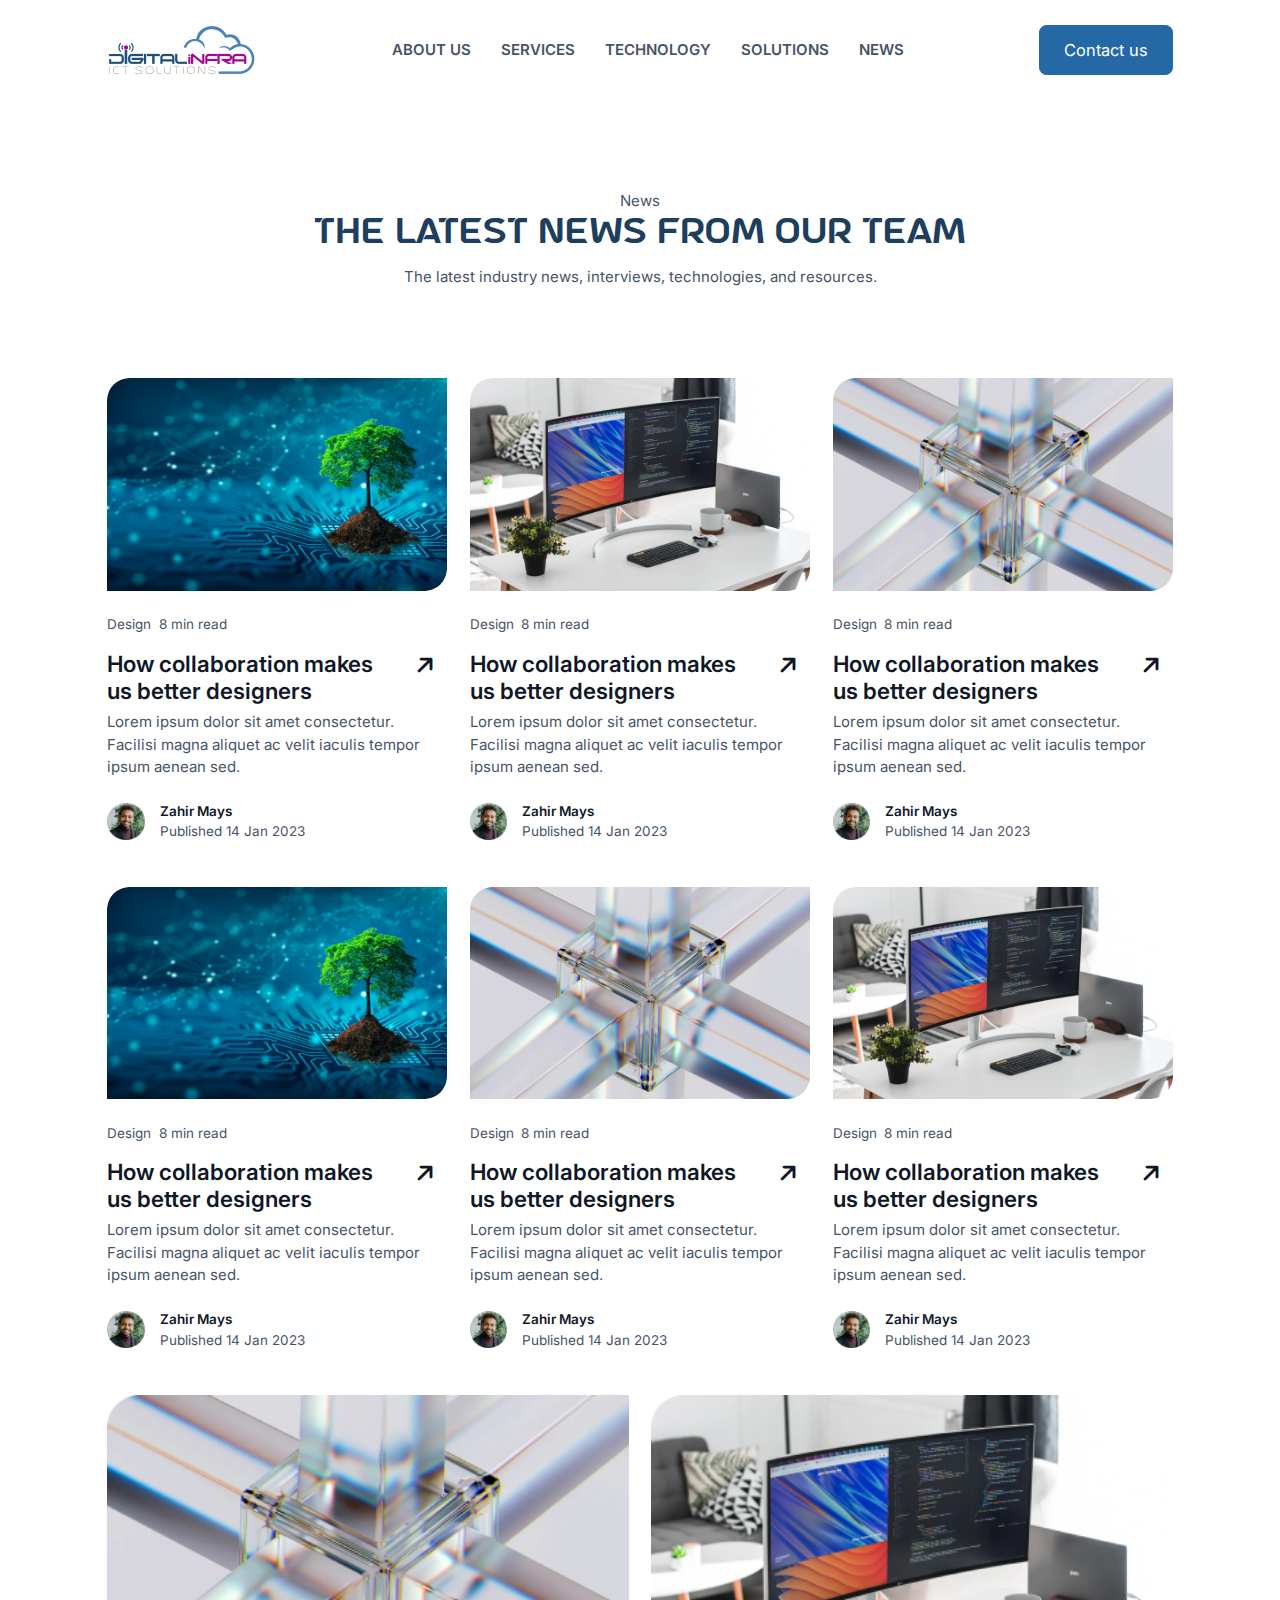
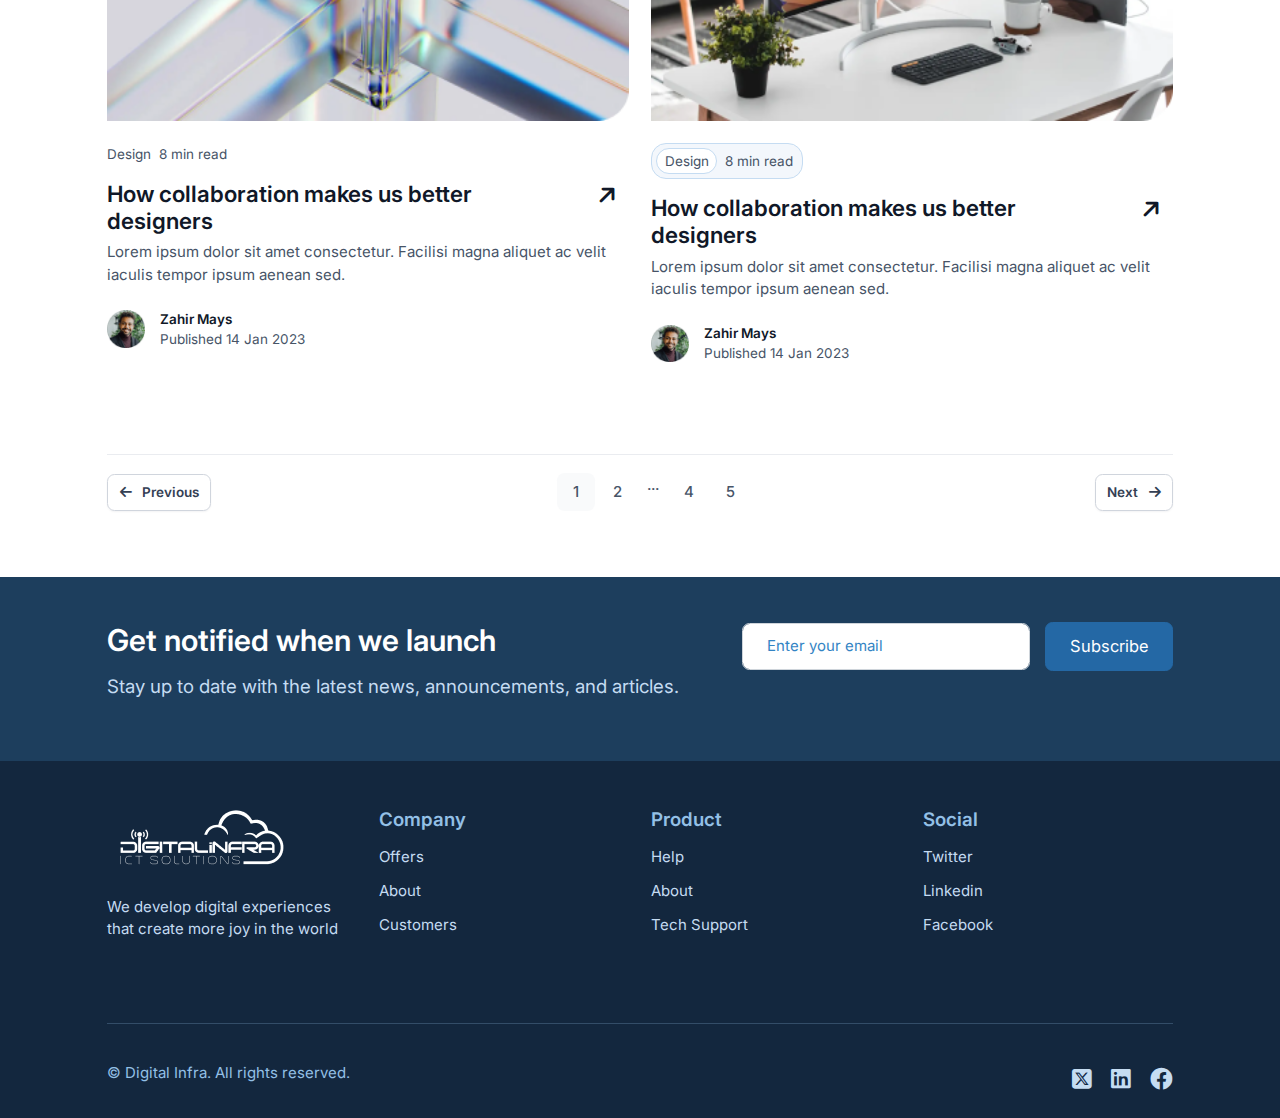
<file: news.html>
<!DOCTYPE html>
<html>

<head>
	<meta charset="utf-8">
	<meta name="viewport" content="width=device-width, initial-scale=1, shrink-to-fit=no">
	<meta name="viewport" content="width=device-width, initial-scale=1, maximum-scale=1, user-scalable=no" />

	<title>Digital Infra</title>

	<!-- Favicon -->
	<link rel="icon" type="image/png" href="assets/img/favicon.png" />

	<!-- Bootstrap -->
	<link href="assets/css/vendors/bootstrap.min.css" rel="stylesheet">
	
	<!-- FontAwesome -->
	<link href="assets/css/vendors/fontawesome/css/all.min.css" rel="stylesheet">
	
	<!-- Google Font -->
	<link href="https://fonts.googleapis.com/css2?family=Inter:wght@300;400;500;600;700;800&display=swap" rel="stylesheet">

	<!-- owl carousel slider -->
	<link rel="stylesheet" href="assets/css/vendors/owl.carousel.min.css">
	<link rel="stylesheet" href="assets/css/vendors/owl.theme.default.min.css">

	<!-- animate.css -->
	<link rel="stylesheet" href="assets/css/vendors/animate.min.css">

	<!-- main css -->
	<link href="assets/css/style.css" rel="stylesheet">
</head>

<body>
    
	<!-- start header -->
	<header>
		<div class="container">
			<nav>
				<div class="logo">
					<a href="index.html"><img src="assets/img/logo.png"></a>
				</div>
				<div class="bars">
					<i class="fas fa-bars"></i>
				</div>
				<div class="links-list">
					<ul>
						<li class="list-item">
							<a class="link" href="about.html">About Us </a>
						</li>
						<li class="list-item">
							<a class="link" href="services.html">Services </a>
						</li>
						<li class="list-item">
							<a class="link" href="technology.html">Technology</a>
						</li>
						<li class="list-item">
							<a class="link" href="solutions.html">Solutions</a>
						</li>
						<li class="list-item">
							<a class="link" href="news.html">News</a>
						</li>
					</ul>
				</div>
				<div class="contact-btn">
                    <a href="contact.html" class="main-btn">Contact us</a>
                </div>
			</nav>
		</div>
	</header>
	<!-- end header -->

	<!-- section title -->
	<div class="section-title text-center sec-padding-6 mb-0">
        <div class="container">
            <span>News</span>
            <h1 class="title text-blue">The latest news from our team</h1>
            <span>The latest industry news, interviews, technologies, and resources.</span>
        </div>
    </div>
    
    <!-- news section -->
    <div class="news-section sec-padding pt-0">
        <div class="container">
            <div class="row">
                <div class="col-lg-4 col-md-6 mb-5">
                    <a href="news-details.html">
                        <div class="news-card">
                            <div class="card-img">
                                <img src="assets/img/news/1.png" class="img-fluid w-100">
                            </div>
                            <div class="card-content pt-4">
                                <div class="card-badge d-inline-flex gap-2 align-items-center mb-3">
                                    <span>Design</span>
                                    <span>8 min read</span>
                                </div>
                                <h4 class="d-flex justify-content-between gap-5 fw-600">How collaboration makes us better designers <i class="fa-solid fa-arrow-right"></i></h4>
                                <p class="mb-4">Lorem ipsum dolor sit amet consectetur. Facilisi magna aliquet ac velit iaculis tempor ipsum aenean sed.</p>
                                <div class="author d-flex align-items-center gap-3">
                                    <img src="assets/img/avatar.png" class="img-fuid" width="40" height="40" />
                                    <div>
                                        <span class="fw-600 d-block name">Zahir Mays</span>
                                        <span class="d-block">Published 14 Jan 2023</span>
                                    </div>
                                </div>
                            </div>
                        </div>
                    </a>
                </div>
                <div class="col-lg-4 col-md-6 mb-5">
                    <a href="news-details.html">
                        <div class="news-card">
                            <div class="card-img">
                                <img src="assets/img/news/2.png" class="img-fluid w-100">
                            </div>
                            <div class="card-content pt-4">
                                <div class="card-badge d-inline-flex gap-2 align-items-center mb-3">
                                    <span>Design</span>
                                    <span>8 min read</span>
                                </div>
                                <h4 class="d-flex justify-content-between gap-5 fw-600">How collaboration makes us better designers <i class="fa-solid fa-arrow-right"></i></h4>
                                <p class="mb-4">Lorem ipsum dolor sit amet consectetur. Facilisi magna aliquet ac velit iaculis tempor ipsum aenean sed.</p>
                                <div class="author d-flex align-items-center gap-3">
                                    <img src="assets/img/avatar.png" class="img-fuid" width="40" height="40" />
                                    <div>
                                        <span class="fw-600 d-block name">Zahir Mays</span>
                                        <span class="d-block">Published 14 Jan 2023</span>
                                    </div>
                                </div>
                            </div>
                        </div>
                    </a>
                </div>
                <div class="col-lg-4 col-md-6 mb-5">
                    <a href="news-details.html">
                        <div class="news-card">
                            <div class="card-img">
                                <img src="assets/img/news/3.png" class="img-fluid w-100">
                            </div>
                            <div class="card-content pt-4">
                                <div class="card-badge d-inline-flex gap-2 align-items-center mb-3">
                                    <span>Design</span>
                                    <span>8 min read</span>
                                </div>
                                <h4 class="d-flex justify-content-between gap-5 fw-600">How collaboration makes us better designers <i class="fa-solid fa-arrow-right"></i></h4>
                                <p class="mb-4">Lorem ipsum dolor sit amet consectetur. Facilisi magna aliquet ac velit iaculis tempor ipsum aenean sed.</p>
                                <div class="author d-flex align-items-center gap-3">
                                    <img src="assets/img/avatar.png" class="img-fuid" width="40" height="40" />
                                    <div>
                                        <span class="fw-600 d-block name">Zahir Mays</span>
                                        <span class="d-block">Published 14 Jan 2023</span>
                                    </div>
                                </div>
                            </div>
                        </div>
                    </a>
                </div>
                <div class="col-lg-4 col-md-6 mb-5">
                    <a href="news-details.html">
                        <div class="news-card">
                            <div class="card-img">
                                <img src="assets/img/news/1.png" class="img-fluid w-100">
                            </div>
                            <div class="card-content pt-4">
                                <div class="card-badge d-inline-flex gap-2 align-items-center mb-3">
                                    <span>Design</span>
                                    <span>8 min read</span>
                                </div>
                                <h4 class="d-flex justify-content-between gap-5 fw-600">How collaboration makes us better designers <i class="fa-solid fa-arrow-right"></i></h4>
                                <p class="mb-4">Lorem ipsum dolor sit amet consectetur. Facilisi magna aliquet ac velit iaculis tempor ipsum aenean sed.</p>
                                <div class="author d-flex align-items-center gap-3">
                                    <img src="assets/img/avatar.png" class="img-fuid" width="40" height="40" />
                                    <div>
                                        <span class="fw-600 d-block name">Zahir Mays</span>
                                        <span class="d-block">Published 14 Jan 2023</span>
                                    </div>
                                </div>
                            </div>
                        </div>
                    </a>
                </div>
                <div class="col-lg-4 col-md-6 mb-5">
                    <a href="news-details.html">
                        <div class="news-card">
                            <div class="card-img">
                                <img src="assets/img/news/3.png" class="img-fluid w-100">
                            </div>
                            <div class="card-content pt-4">
                                <div class="card-badge d-inline-flex gap-2 align-items-center mb-3">
                                    <span>Design</span>
                                    <span>8 min read</span>
                                </div>
                                <h4 class="d-flex justify-content-between gap-5 fw-600">How collaboration makes us better designers <i class="fa-solid fa-arrow-right"></i></h4>
                                <p class="mb-4">Lorem ipsum dolor sit amet consectetur. Facilisi magna aliquet ac velit iaculis tempor ipsum aenean sed.</p>
                                <div class="author d-flex align-items-center gap-3">
                                    <img src="assets/img/avatar.png" class="img-fuid" width="40" height="40" />
                                    <div>
                                        <span class="fw-600 d-block name">Zahir Mays</span>
                                        <span class="d-block">Published 14 Jan 2023</span>
                                    </div>
                                </div>
                            </div>
                        </div>
                    </a>
                </div>
                <div class="col-lg-4 col-md-6 mb-5">
                    <a href="news-details.html">
                        <div class="news-card">
                            <div class="card-img">
                                <img src="assets/img/news/2.png" class="img-fluid w-100">
                            </div>
                            <div class="card-content pt-4">
                                <div class="card-badge d-inline-flex gap-2 align-items-center mb-3">
                                    <span>Design</span>
                                    <span>8 min read</span>
                                </div>
                                <h4 class="d-flex justify-content-between gap-5 fw-600">How collaboration makes us better designers <i class="fa-solid fa-arrow-right"></i></h4>
                                <p class="mb-4">Lorem ipsum dolor sit amet consectetur. Facilisi magna aliquet ac velit iaculis tempor ipsum aenean sed.</p>
                                <div class="author d-flex align-items-center gap-3">
                                    <img src="assets/img/avatar.png" class="img-fuid" width="40" height="40" />
                                    <div>
                                        <span class="fw-600 d-block name">Zahir Mays</span>
                                        <span class="d-block">Published 14 Jan 2023</span>
                                    </div>
                                </div>
                            </div>
                        </div>
                    </a>
                </div>
                
                <div class="col-lg-6 col-md-6 mb-5">
                    <a href="news-details.html">
                        <div class="news-card">
                            <div class="card-img">
                                <img src="assets/img/news/3.png" class="img-fluid w-100">
                            </div>
                            <div class="card-content pt-4">
                                <div class="card-badge d-inline-flex gap-2 align-items-center mb-3">
                                    <span>Design</span>
                                    <span>8 min read</span>
                                </div>
                                <h4 class="d-flex justify-content-between gap-5 fw-600">How collaboration makes us better designers <i class="fa-solid fa-arrow-right"></i></h4>
                                <p class="mb-4">Lorem ipsum dolor sit amet consectetur. Facilisi magna aliquet ac velit iaculis tempor ipsum aenean sed.</p>
                                <div class="author d-flex align-items-center gap-3">
                                    <img src="assets/img/avatar.png" class="img-fuid" width="40" height="40" />
                                    <div>
                                        <span class="fw-600 d-block name">Zahir Mays</span>
                                        <span class="d-block">Published 14 Jan 2023</span>
                                    </div>
                                </div>
                            </div>
                        </div>
                    </a>
                </div>
                <div class="col-lg-6 col-md-6 mb-5">
                    <a href="news-details.html">
                        <div class="news-card">
                            <div class="card-img">
                                <img src="assets/img/news/2.png" class="img-fluid w-100">
                            </div>
                            <div class="card-content pt-4">
                                <div class="news-badge d-inline-flex gap-2 align-items-center mb-3">
                                    <span>Design</span>
                                    <span>8 min read</span>
                                </div>
                                <h4 class="d-flex justify-content-between gap-5 fw-600">How collaboration makes us better designers <i class="fa-solid fa-arrow-right"></i></h4>
                                <p class="mb-4">Lorem ipsum dolor sit amet consectetur. Facilisi magna aliquet ac velit iaculis tempor ipsum aenean sed.</p>
                                <div class="author d-flex align-items-center gap-3">
                                    <img src="assets/img/avatar.png" class="img-fuid" width="40" height="40" />
                                    <div>
                                        <span class="fw-600 d-block name">Zahir Mays</span>
                                        <span class="d-block">Published 14 Jan 2023</span>
                                    </div>
                                </div>
                            </div>
                        </div>
                    </a>
                </div>
            </div>
            
            <div class="pagination justify-content-between align-items-center mt-5 gap-2">
                <button class="prev"><i class="fa-solid fa-arrow-left me-2"></i> Previous</button>
                <ul class="d-flex gap-1">
                    <li><button class="num active">1</button></li>
                    <li><button class="num">2</button></li>
                    <li><span class="num">...</span></li>
                    <li><button class="num">4</button></li>
                    <li><button class="num">5</button></li>
                </ul>
                <button class="next">Next <i class="fa-solid fa-arrow-right ms-2"></i></button>
            </div>
        </div>
    </div>
	
	<!-- newsletter section -->
	<div class="newsletter-section">
		<div class="container">
            <div class="row">
                <div class="col-lg-7 col-md-6">
                    <h2 class="text-white">Get notified when we launch</h2>
                    <p>Stay up to date with the latest news, announcements, and articles.</p>
                </div>
                <div class="col-lg-5 col-md-6">
                    <form>
                        <div class="d-flex align-items-center gap-3">
                            <input type="email" class="form-control" placeholder="Enter your email" />
                            <button class="main-btn">Subscribe</button>
                        </div>
                    </form>
                </div>
            </div>
		</div>
	</div>

	<!-- start footer -->
	<footer>
		<div class="container">
			<div class="footer-content">
				<div class="row">
					<div class="col-lg-3 col-sm-6 col-12 mb-4 mb-lg-0">
						<div class="footer-col">
							<div class="footer-logo">
								<img src="assets/img/logo-white.png">
								<p>We develop digital experiences that create more joy in the world</p>
							</div>
						</div>
					</div>
					<div class="col-lg-3 col-sm-6 col-12 mb-4 mb-lg-0">
						<div class="footer-col">
							<div class="footer-title">
								<h5>Company</h5>
							</div>
							<ul class="links-list">
								<li>
									<a href="#">Offers</a>
								</li>
								<li>
									<a href="#">About</a>
								</li>
								<li>
									<a href="#">Customers</a>
								</li>
							</ul>
						</div>
					</div>
					<div class="col-lg-3 col-sm-6 col-12 mb-4 mb-lg-0">
						<div class="footer-col">
							<div class="footer-title">
								<h5>Product</h5>
							</div>
							<ul class="links-list">
								<li>
									<a href="#">Help</a>
								</li>
								<li>
									<a href="#">About</a>
								</li>
								<li>
									<a href="#">Tech Support</a>
								</li>
							</ul>
						</div>
					</div>
					<div class="col-lg-3 col-sm-6 col-12 mb-4 mb-lg-0">
						<div class="footer-col">
							<div class="footer-title">
								<h5>Social</h5>
							</div>
							<ul class="links-list">
								<li>
									<a href="#">Twitter</a>
								</li>
								<li>
									<a href="#">Linkedin</a>
								</li>
								<li>
									<a href="#">Facebook</a>
								</li>
							</ul>
						</div>
					</div>
				</div>
			</div>
			<hr>
			<div class="footer-bottom">
				<div class="copyrights">
					<p>© Digital Infra. All rights reserved.</p>
				</div>
				<div class="footer-social">
					<ul class="social-list">
						<li>
							<a href="#"><i class="fa-brands fa-square-x-twitter"></i></a>
						</li>
						<li>
							<a href="#"><i class="fa-brands fa-linkedin"></i></a>
						</li>
						<li>
							<a href="#"><i class="fa-brands fa-facebook"></i></a>
						</li>
					</ul>
				</div>
			</div>
		</div>
	</footer>
	<!--      end footer -->


	<!--        jquery -->
	<script src="assets/js/vendors/jquery-3.3.1.min.js"></script>
	<!--        wow -->
	<script src="assets/js/vendors/wow.min.js"></script>
	<script>
		new WOW().init();

	</script>

	<!--        bootstrap library -->
	<script src="assets/js/vendors/bootstrap.bundle.min.js"></script>

	<!--        carousel -->
	<script src="assets/js/vendors/owl.carousel.min.js"></script>

	<!--        Main Js -->
	<script src="assets/js/main.js"></script>
</body>

</html>
</file>
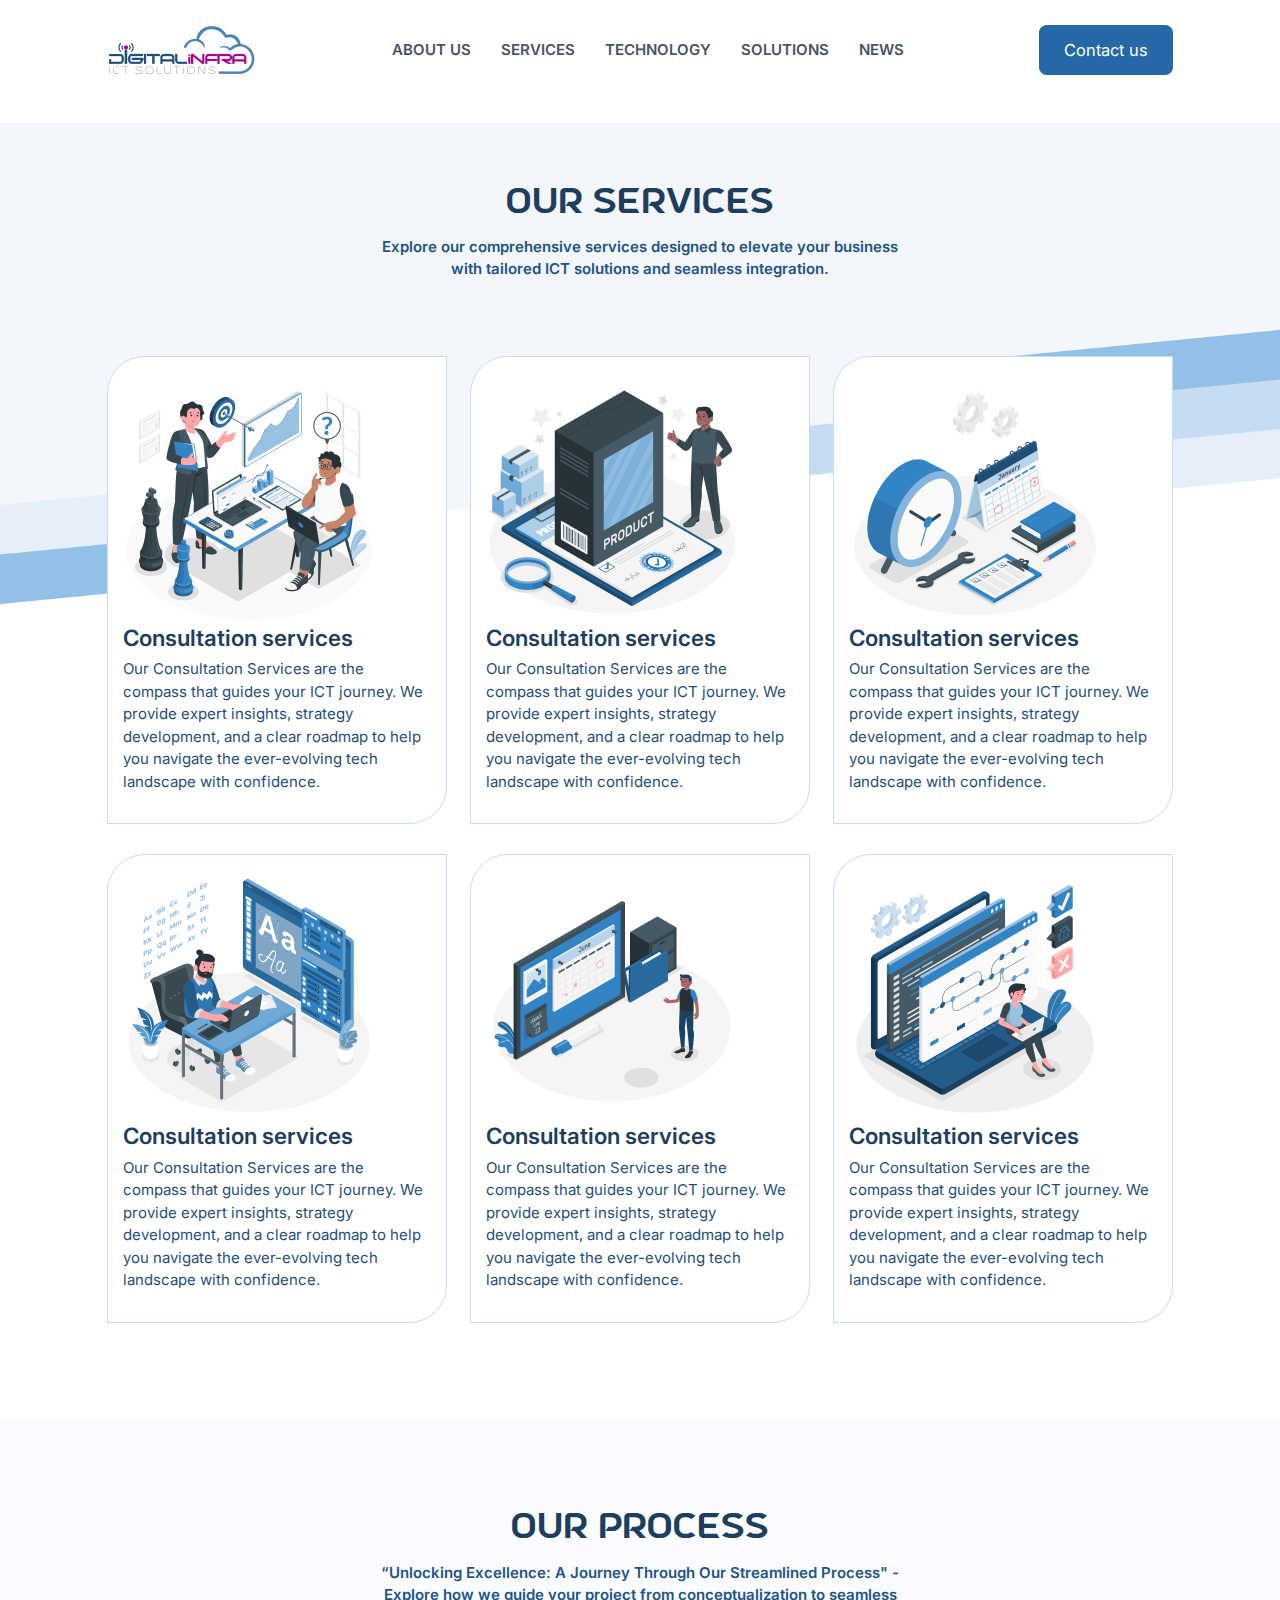
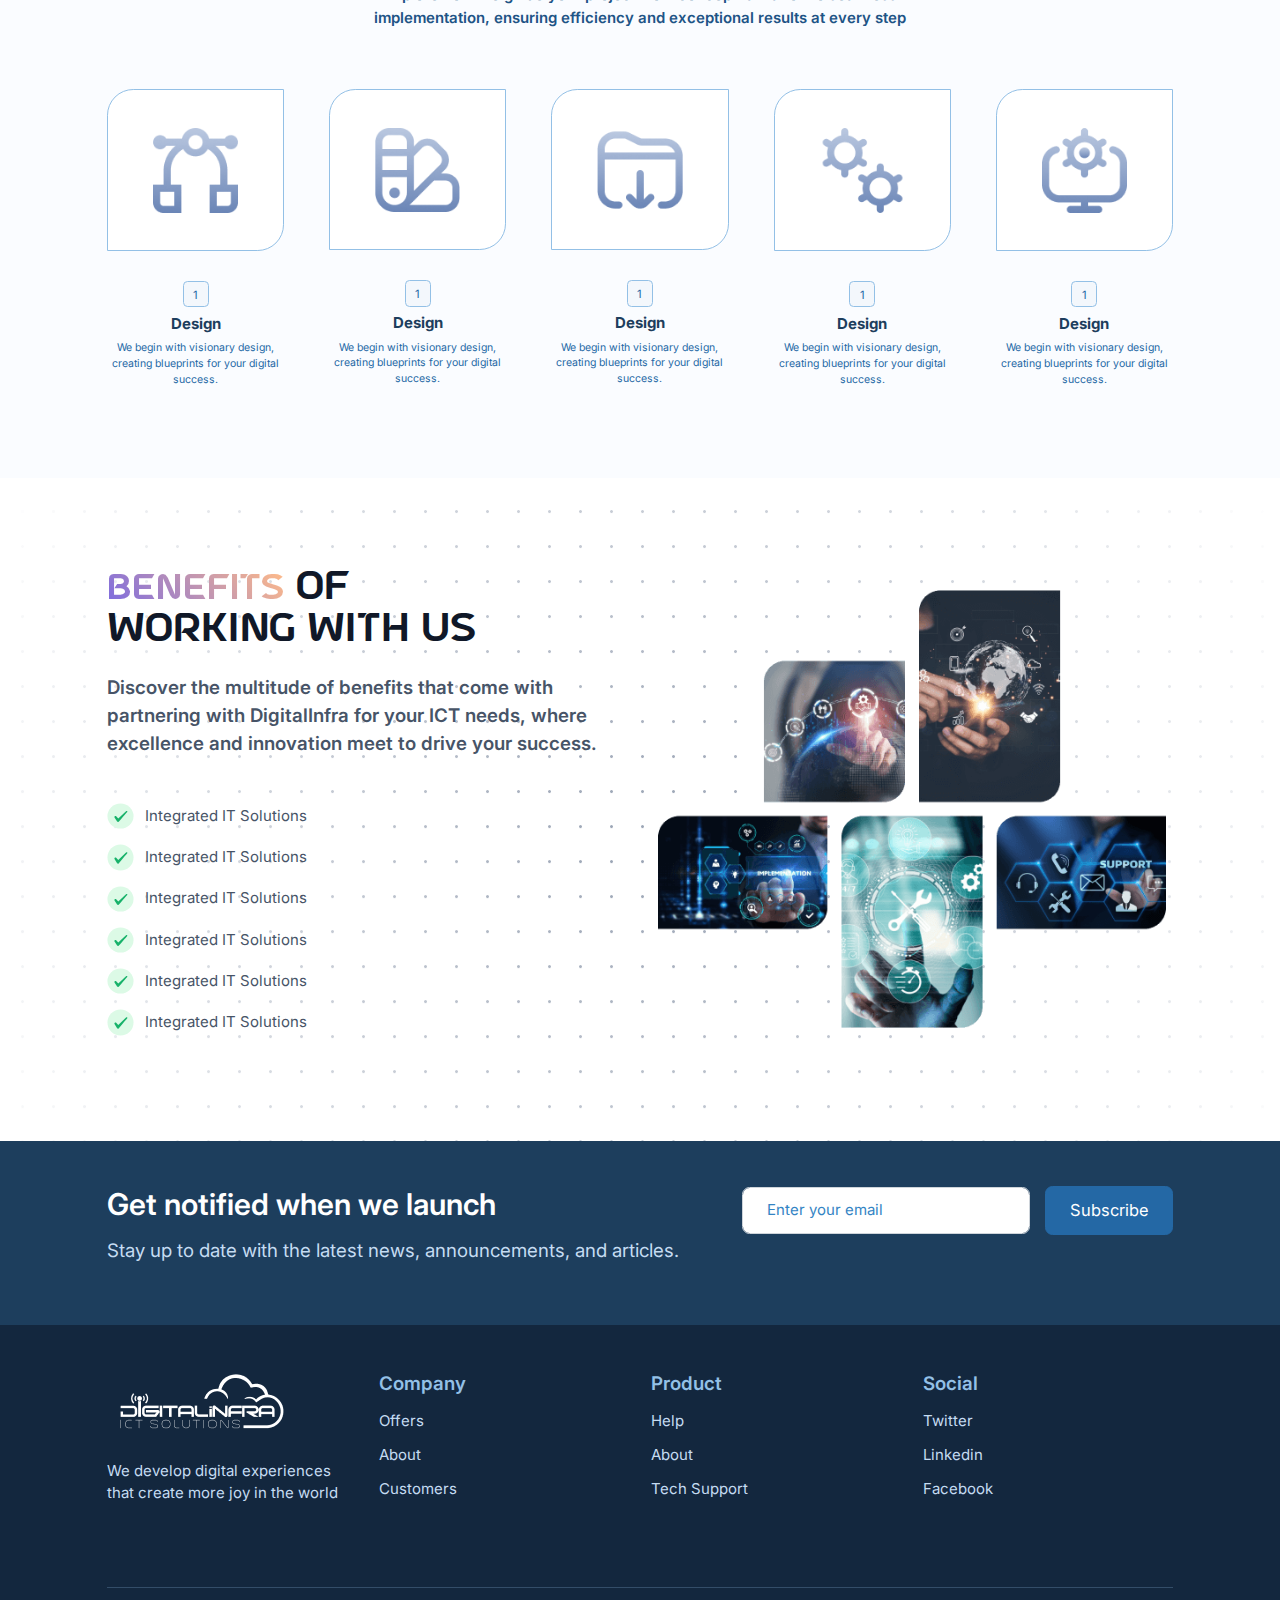
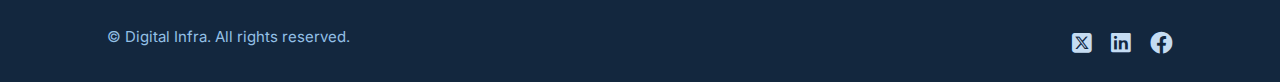
<file: services.html>
<!DOCTYPE html>
<html>

<head>
	<meta charset="utf-8">
	<meta name="viewport" content="width=device-width, initial-scale=1, shrink-to-fit=no">
	<meta name="viewport" content="width=device-width, initial-scale=1, maximum-scale=1, user-scalable=no" />

	<title>Digital Infra</title>

	<!-- Favicon -->
	<link rel="icon" type="image/png" href="assets/img/favicon.png" />

	<!-- Bootstrap -->
	<link href="assets/css/vendors/bootstrap.min.css" rel="stylesheet">
	
	<!-- FontAwesome -->
	<link href="assets/css/vendors/fontawesome/css/all.min.css" rel="stylesheet">
	
	<!-- Google Font -->
	<link href="https://fonts.googleapis.com/css2?family=Inter:wght@300;400;500;600;700;800&display=swap" rel="stylesheet">

	<!-- owl carousel slider -->
	<link rel="stylesheet" href="assets/css/vendors/owl.carousel.min.css">
	<link rel="stylesheet" href="assets/css/vendors/owl.theme.default.min.css">

	<!-- animate.css -->
	<link rel="stylesheet" href="assets/css/vendors/animate.min.css">

	<!-- main css -->
	<link href="assets/css/style.css" rel="stylesheet">
</head>

<body>
    
	<!-- start header -->
	<header>
		<div class="container">
			<nav>
				<div class="logo">
					<a href="index.html"><img src="assets/img/logo.png"></a>
				</div>
				<div class="bars">
					<i class="fas fa-bars"></i>
				</div>
				<div class="links-list">
					<ul>
						<li class="list-item">
							<a class="link" href="about.html">About Us </a>
						</li>
						<li class="list-item">
							<a class="link" href="services.html">Services </a>
						</li>
						<li class="list-item">
							<a class="link" href="technology.html">Technology</a>
						</li>
						<li class="list-item">
							<a class="link" href="solutions.html">Solutions</a>
						</li>
						<li class="list-item">
							<a class="link" href="news.html">News</a>
						</li>
					</ul>
				</div>
				<div class="contact-btn">
                    <a href="contact.html" class="main-btn">Contact us</a>
                </div>
			</nav>
		</div>
	</header>
	<!-- end header -->

	<!-- services section -->
	<div class="services-section sec-padding pt-4">
	    <div class="section-title text-center">
            <h1 class="title">Our Services</h1>
            <span>Explore our comprehensive services designed to elevate your business <br> with tailored ICT solutions and seamless integration.</span>
        </div>
        <div class="services-pattern">
            <img src="assets/img/bg-pattern2.png" class="w-100">
        </div>
        <div class="services-wrapper">
            <div class="container">
                <div class="row">
                    <div class="col-lg-4 col-md-6 mb-45">
                        <div class="service-card radius-40 bg-white">
                            <div class="card-img">
                                <img src="assets/img/services/1.png" class="img-fluid">
                            </div>
                            <h4 class="text-blue fw-600">Consultation services</h4>
                            <p>Our Consultation Services are the compass that guides your ICT journey. We provide expert insights, strategy development, and a clear roadmap to help you navigate the ever-evolving tech landscape with confidence.</p>
                        </div>
                    </div>
                    <div class="col-lg-4 col-md-6 mb-45">
                        <div class="service-card radius-40 bg-white">
                            <div class="card-img">
                                <img src="assets/img/services/2.png" class="img-fluid">
                            </div>
                            <h4 class="text-blue fw-600">Consultation services</h4>
                            <p>Our Consultation Services are the compass that guides your ICT journey. We provide expert insights, strategy development, and a clear roadmap to help you navigate the ever-evolving tech landscape with confidence.</p>
                        </div>
                    </div>
                    <div class="col-lg-4 col-md-6 mb-45">
                        <div class="service-card radius-40 bg-white">
                            <div class="card-img">
                                <img src="assets/img/services/3.png" class="img-fluid">
                            </div>
                            <h4 class="text-blue fw-600">Consultation services</h4>
                            <p>Our Consultation Services are the compass that guides your ICT journey. We provide expert insights, strategy development, and a clear roadmap to help you navigate the ever-evolving tech landscape with confidence.</p>
                        </div>
                    </div>
                    <div class="col-lg-4 col-md-6 mb-45">
                        <div class="service-card radius-40 bg-white">
                            <div class="card-img">
                                <img src="assets/img/services/4.png" class="img-fluid">
                            </div>
                            <h4 class="text-blue fw-600">Consultation services</h4>
                            <p>Our Consultation Services are the compass that guides your ICT journey. We provide expert insights, strategy development, and a clear roadmap to help you navigate the ever-evolving tech landscape with confidence.</p>
                        </div>
                    </div>
                    <div class="col-lg-4 col-md-6 mb-45">
                        <div class="service-card radius-40 bg-white">
                            <div class="card-img">
                                <img src="assets/img/services/5.png" class="img-fluid">
                            </div>
                            <h4 class="text-blue fw-600">Consultation services</h4>
                            <p>Our Consultation Services are the compass that guides your ICT journey. We provide expert insights, strategy development, and a clear roadmap to help you navigate the ever-evolving tech landscape with confidence.</p>
                        </div>
                    </div>
                    <div class="col-lg-4 col-md-6 mb-45">
                        <div class="service-card radius-40 bg-white">
                            <div class="card-img">
                                <img src="assets/img/services/6.png" class="img-fluid">
                            </div>
                            <h4 class="text-blue fw-600">Consultation services</h4>
                            <p>Our Consultation Services are the compass that guides your ICT journey. We provide expert insights, strategy development, and a clear roadmap to help you navigate the ever-evolving tech landscape with confidence.</p>
                        </div>
                    </div>
                </div>
            </div>
        </div>
	</div>
	
	<!-- process section -->
	<div class="process-section sec-padding-6 bg-grey">
        <div class="container">
            <div class="section-title text-center mb-5">
                <h1 class="title text-blue">Our Process</h1>
                <span>“Unlocking Excellence: A Journey Through Our Streamlined Process" - <br> Explore how we guide your project from conceptualization to seamless <br> implementation, ensuring efficiency and exceptional results at every step</span>
            </div>
            <div class="row gx-lg-5">
                <div class="col-lg col-sm-4 col-6 mb-4 mb-lg-0">
                    <div class="process-card">
                        <div class="card-img bg-white text-center mb-45">
                            <img src="assets/img/process/1.png" class="img-fluid">
                        </div>
                        <div class="card-content text-center">
                            <span class="num d-inline-block mb-2">1</span>
                            <h6 class="text-blue fw-bold mb-2">Design</h6>
                            <p class="mb-0">We begin with visionary design, creating blueprints for your digital success.</p>
                        </div>
                    </div>
                </div>
                <div class="col-lg col-sm-4 col-6 mb-4 mb-lg-0">
                    <div class="process-card">
                        <div class="card-img bg-white text-center mb-45">
                            <img src="assets/img/process/2.png" class="img-fluid">
                        </div>
                        <div class="card-content text-center">
                            <span class="num d-inline-block mb-2">1</span>
                            <h6 class="text-blue fw-bold mb-2">Design</h6>
                            <p class="mb-0">We begin with visionary design, creating blueprints for your digital success.</p>
                        </div>
                    </div>
                </div>
                <div class="col-lg col-sm-4 col-6 mb-4 mb-lg-0">
                    <div class="process-card">
                        <div class="card-img bg-white text-center mb-45">
                            <img src="assets/img/process/3.png" class="img-fluid">
                        </div>
                        <div class="card-content text-center">
                            <span class="num d-inline-block mb-2">1</span>
                            <h6 class="text-blue fw-bold mb-2">Design</h6>
                            <p class="mb-0">We begin with visionary design, creating blueprints for your digital success.</p>
                        </div>
                    </div>
                </div>
                <div class="col-lg col-sm-4 col-6 mb-4 mb-lg-0">
                    <div class="process-card">
                        <div class="card-img bg-white text-center mb-45">
                            <img src="assets/img/process/4.png" class="img-fluid">
                        </div>
                        <div class="card-content text-center">
                            <span class="num d-inline-block mb-2">1</span>
                            <h6 class="text-blue fw-bold mb-2">Design</h6>
                            <p class="mb-0">We begin with visionary design, creating blueprints for your digital success.</p>
                        </div>
                    </div>
                </div>
                <div class="col-lg col-sm-4 col-6 mb-4 mb-lg-0">
                    <div class="process-card">
                        <div class="card-img bg-white text-center mb-45">
                            <img src="assets/img/process/5.png" class="img-fluid">
                        </div>
                        <div class="card-content text-center">
                            <span class="num d-inline-block mb-2">1</span>
                            <h6 class="text-blue fw-bold mb-2">Design</h6>
                            <p class="mb-0">We begin with visionary design, creating blueprints for your digital success.</p>
                        </div>
                    </div>
                </div>
            </div>
        </div>
	</div>
	
	<!-- benefits section -->
	<div class="benefits-section sec-padding-6">
		<div class="container">
            <div class="row align-items-center">
                <div class="col-lg-6 mb-4 mb-lg-0">
                    <div class="benefits-content">
                        <div class="section-title mb-4">
                            <h1 class="title mb-0 fs-1"><span class="gradient">Benefits</span> of <br> working with us</h1>
                        </div>
                        <p class="mb-5 fw-600 fs-5">Discover the multitude of benefits that come with partnering with DigitalInfra for your ICT needs, where excellence and innovation meet to drive your success.</p>
                        <ul class="benefits-list">
                            <li class="d-flex align-items-center mb-3"><img src="assets/img/icons/check.svg" class="icon"> Integrated IT Solutions</li>
                            <li class="d-flex align-items-center mb-3"><img src="assets/img/icons/check.svg" class="icon"> Integrated IT Solutions</li>
                            <li class="d-flex align-items-center mb-3"><img src="assets/img/icons/check.svg" class="icon"> Integrated IT Solutions</li>
                            <li class="d-flex align-items-center mb-3"><img src="assets/img/icons/check.svg" class="icon"> Integrated IT Solutions</li>
                            <li class="d-flex align-items-center mb-3"><img src="assets/img/icons/check.svg" class="icon"> Integrated IT Solutions</li>
                            <li class="d-flex align-items-center mb-3"><img src="assets/img/icons/check.svg" class="icon"> Integrated IT Solutions</li>
                        </ul>
                    </div>
                </div>
                <div class="col-lg-6">
                    <div class="benefits-media text-center">
                        <img src="assets/img/benefits.png" class="img-fluid w-100">
                    </div>
                </div>
            </div>
		</div>
	</div>
	
	<!-- newsletter section -->
	<div class="newsletter-section">
		<div class="container">
            <div class="row">
                <div class="col-lg-7 col-md-6">
                    <h2 class="text-white">Get notified when we launch</h2>
                    <p>Stay up to date with the latest news, announcements, and articles.</p>
                </div>
                <div class="col-lg-5 col-md-6">
                    <form>
                        <div class="d-flex align-items-center gap-3">
                            <input type="email" class="form-control" placeholder="Enter your email" />
                            <button class="main-btn">Subscribe</button>
                        </div>
                    </form>
                </div>
            </div>
		</div>
	</div>

	<!-- start footer -->
	<footer>
		<div class="container">
			<div class="footer-content">
				<div class="row">
					<div class="col-lg-3 col-sm-6 col-12 mb-4 mb-lg-0">
						<div class="footer-col">
							<div class="footer-logo">
								<img src="assets/img/logo-white.png">
								<p>We develop digital experiences that create more joy in the world</p>
							</div>
						</div>
					</div>
					<div class="col-lg-3 col-sm-6 col-12 mb-4 mb-lg-0">
						<div class="footer-col">
							<div class="footer-title">
								<h5>Company</h5>
							</div>
							<ul class="links-list">
								<li>
									<a href="#">Offers</a>
								</li>
								<li>
									<a href="#">About</a>
								</li>
								<li>
									<a href="#">Customers</a>
								</li>
							</ul>
						</div>
					</div>
					<div class="col-lg-3 col-sm-6 col-12 mb-4 mb-lg-0">
						<div class="footer-col">
							<div class="footer-title">
								<h5>Product</h5>
							</div>
							<ul class="links-list">
								<li>
									<a href="#">Help</a>
								</li>
								<li>
									<a href="#">About</a>
								</li>
								<li>
									<a href="#">Tech Support</a>
								</li>
							</ul>
						</div>
					</div>
					<div class="col-lg-3 col-sm-6 col-12 mb-4 mb-lg-0">
						<div class="footer-col">
							<div class="footer-title">
								<h5>Social</h5>
							</div>
							<ul class="links-list">
								<li>
									<a href="#">Twitter</a>
								</li>
								<li>
									<a href="#">Linkedin</a>
								</li>
								<li>
									<a href="#">Facebook</a>
								</li>
							</ul>
						</div>
					</div>
				</div>
			</div>
			<hr>
			<div class="footer-bottom">
				<div class="copyrights">
					<p>© Digital Infra. All rights reserved.</p>
				</div>
				<div class="footer-social">
					<ul class="social-list">
						<li>
							<a href="#"><i class="fa-brands fa-square-x-twitter"></i></a>
						</li>
						<li>
							<a href="#"><i class="fa-brands fa-linkedin"></i></a>
						</li>
						<li>
							<a href="#"><i class="fa-brands fa-facebook"></i></a>
						</li>
					</ul>
				</div>
			</div>
		</div>
	</footer>
	<!--      end footer -->


	<!--        jquery -->
	<script src="assets/js/vendors/jquery-3.3.1.min.js"></script>
	<!--        wow -->
	<script src="assets/js/vendors/wow.min.js"></script>
	<script>
		new WOW().init();

	</script>

	<!--        bootstrap library -->
	<script src="assets/js/vendors/bootstrap.bundle.min.js"></script>

	<!--        carousel -->
	<script src="assets/js/vendors/owl.carousel.min.js"></script>

	<!--        Main Js -->
	<script src="assets/js/main.js"></script>
</body>

</html>
</file>
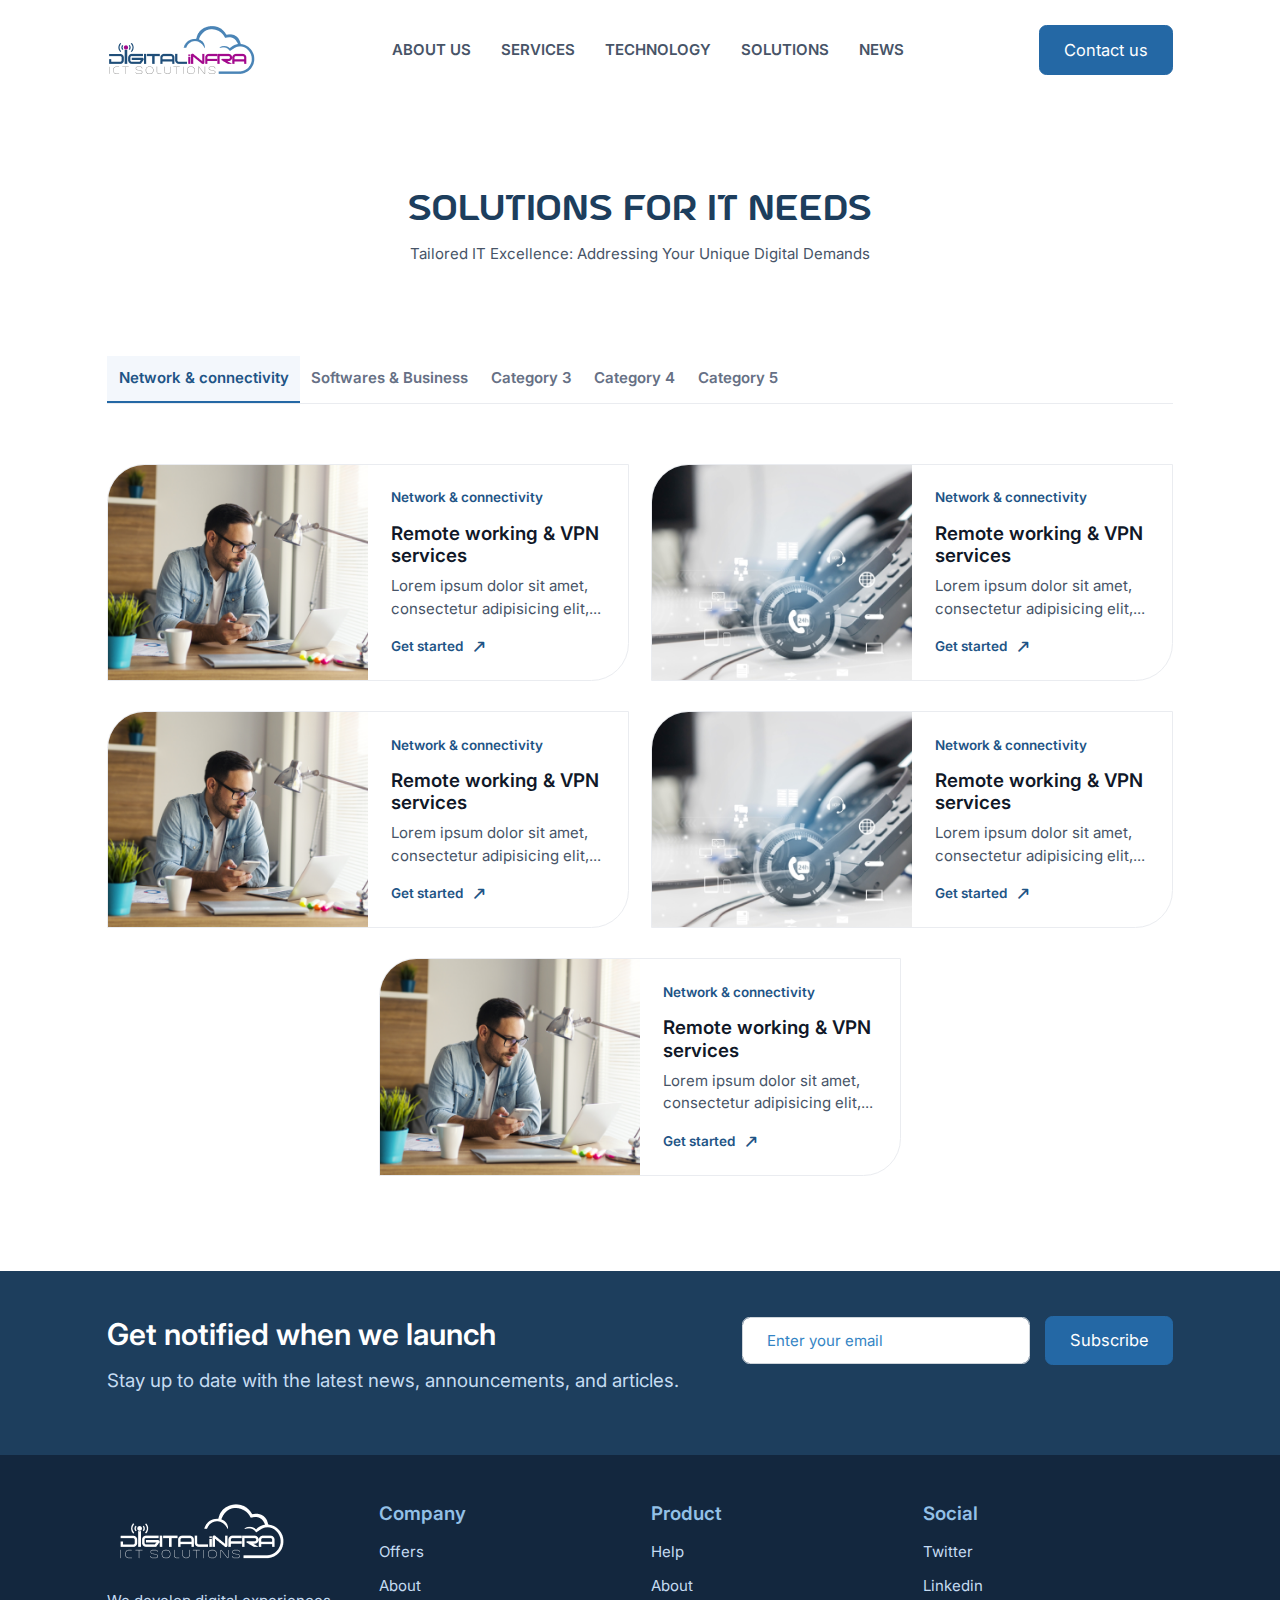
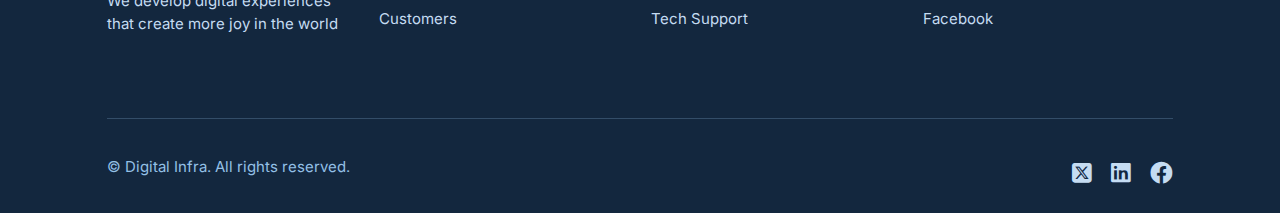
<file: solutions.html>
<!DOCTYPE html>
<html>

<head>
	<meta charset="utf-8">
	<meta name="viewport" content="width=device-width, initial-scale=1, shrink-to-fit=no">
	<meta name="viewport" content="width=device-width, initial-scale=1, maximum-scale=1, user-scalable=no" />

	<title>Digital Infra</title>

	<!-- Favicon -->
	<link rel="icon" type="image/png" href="assets/img/favicon.png" />

	<!-- Bootstrap -->
	<link href="assets/css/vendors/bootstrap.min.css" rel="stylesheet">
	
	<!-- FontAwesome -->
	<link href="assets/css/vendors/fontawesome/css/all.min.css" rel="stylesheet">
	
	<!-- Google Font -->
	<link href="https://fonts.googleapis.com/css2?family=Inter:wght@300;400;500;600;700;800&display=swap" rel="stylesheet">

	<!-- owl carousel slider -->
	<link rel="stylesheet" href="assets/css/vendors/owl.carousel.min.css">
	<link rel="stylesheet" href="assets/css/vendors/owl.theme.default.min.css">

	<!-- animate.css -->
	<link rel="stylesheet" href="assets/css/vendors/animate.min.css">

	<!-- main css -->
	<link href="assets/css/style.css" rel="stylesheet">
</head>

<body>
    
	<!-- start header -->
	<header>
		<div class="container">
			<nav>
				<div class="logo">
					<a href="index.html"><img src="assets/img/logo.png"></a>
				</div>
				<div class="bars">
					<i class="fas fa-bars"></i>
				</div>
				<div class="links-list">
					<ul>
						<li class="list-item">
							<a class="link" href="about.html">About Us </a>
						</li>
						<li class="list-item">
							<a class="link" href="services.html">Services </a>
						</li>
						<li class="list-item">
							<a class="link" href="technology.html">Technology</a>
						</li>
						<li class="list-item">
							<a class="link" href="solutions.html">Solutions</a>
						</li>
						<li class="list-item">
							<a class="link" href="news.html">News</a>
						</li>
					</ul>
				</div>
				<div class="contact-btn">
                    <a href="contact.html" class="main-btn">Contact us</a>
                </div>
			</nav>
		</div>
	</header>
	<!-- end header -->

	<!-- section title -->
	<div class="section-title text-center sec-padding-6 mb-0">
        <div class="container">
            <h1 class="title text-blue">Solutions for IT needs</h1>
            <span>Tailored IT Excellence: Addressing Your Unique Digital Demands</span>
        </div>
    </div>
    
    <!-- solution section -->
    <div class="solution-section sec-padding pt-0">
        <div class="container">
           
            <!-- Tabs -->
            <ul class="nav nav-pills" id="pills-tab" role="tablist">
                <li class="nav-item" role="presentation">
                    <button class="nav-link active" id="network-tab" data-bs-toggle="pill" data-bs-target="#network" type="button" role="tab" aria-controls="network" aria-selected="true">Network &amp; connectivity </button>
                </li>
                <li class="nav-item" role="presentation">
                    <button class="nav-link" id="software-tab" data-bs-toggle="pill" data-bs-target="#software" type="button" role="tab" aria-controls="software" aria-selected="false">Softwares &amp; Business</button>
                </li>
                <li class="nav-item" role="presentation">
                    <button class="nav-link" id="category3-tab" data-bs-toggle="pill" data-bs-target="#category3" type="button" role="tab" aria-controls="category3" aria-selected="false">Category 3</button>
                </li>
                <li class="nav-item" role="presentation">
                    <button class="nav-link" id="category4-tab" data-bs-toggle="pill" data-bs-target="#category4" type="button" role="tab" aria-controls="category4" aria-selected="false">Category 4</button>
                </li>
                <li class="nav-item" role="presentation">
                    <button class="nav-link" id="category5-tab" data-bs-toggle="pill" data-bs-target="#category5" type="button" role="tab" aria-controls="category5" aria-selected="false">Category 5</button>
                </li>
            </ul>
            
            <!-- tab content -->
            <div class="tab-content" id="pills-tabContent">
               
                <div class="tab-pane fade show active" id="network" role="tabpanel" aria-labelledby="network-tab">
                    <div class="row justify-content-center">
                        <div class="col-lg-6 mb-45">
                            <div class="solution-card d-flex radius-40 overflow-hidden">
                                <div class="card-img">
                                    <img src="assets/img/solutions/1.png" class="img-fluid w-100">
                                </div>
                                <div class="card-content p-4">
                                    <span class="d-block fw-600">Network & connectivity </span>
                                    <h5 class="fw-600">Remote working & VPN services</h5>
                                    <p>Lorem ipsum dolor sit amet, consectetur adipisicing elit,...</p>
                                    <a href="#">Get started <i class="fa-solid fa-arrow-right-long"></i></a>
                                </div>
                            </div>
                        </div>
                        <div class="col-lg-6 mb-45">
                            <div class="solution-card d-flex radius-40 overflow-hidden">
                                <div class="card-img">
                                    <img src="assets/img/solutions/2.png" class="img-fluid w-100">
                                </div>
                                <div class="card-content p-4">
                                    <span class="d-block fw-600">Network & connectivity </span>
                                    <h5 class="fw-600">Remote working & VPN services</h5>
                                    <p>Lorem ipsum dolor sit amet, consectetur adipisicing elit,...</p>
                                    <a href="#">Get started <i class="fa-solid fa-arrow-right-long"></i></a>
                                </div>
                            </div>
                        </div>
                        <div class="col-lg-6 mb-45">
                            <div class="solution-card d-flex radius-40 overflow-hidden">
                                <div class="card-img">
                                    <img src="assets/img/solutions/1.png" class="img-fluid w-100">
                                </div>
                                <div class="card-content p-4">
                                    <span class="d-block fw-600">Network & connectivity </span>
                                    <h5 class="fw-600">Remote working & VPN services</h5>
                                    <p>Lorem ipsum dolor sit amet, consectetur adipisicing elit,...</p>
                                    <a href="#">Get started <i class="fa-solid fa-arrow-right-long"></i></a>
                                </div>
                            </div>
                        </div>
                        <div class="col-lg-6 mb-45">
                            <div class="solution-card d-flex radius-40 overflow-hidden">
                                <div class="card-img">
                                    <img src="assets/img/solutions/2.png" class="img-fluid w-100">
                                </div>
                                <div class="card-content p-4">
                                    <span class="d-block fw-600">Network & connectivity </span>
                                    <h5 class="fw-600">Remote working & VPN services</h5>
                                    <p>Lorem ipsum dolor sit amet, consectetur adipisicing elit,...</p>
                                    <a href="#">Get started <i class="fa-solid fa-arrow-right-long"></i></a>
                                </div>
                            </div>
                        </div>
                        <div class="col-lg-6 mb-45">
                            <div class="solution-card d-flex radius-40 overflow-hidden">
                                <div class="card-img">
                                    <img src="assets/img/solutions/1.png" class="img-fluid w-100">
                                </div>
                                <div class="card-content p-4">
                                    <span class="d-block fw-600">Network & connectivity </span>
                                    <h5 class="fw-600">Remote working & VPN services</h5>
                                    <p>Lorem ipsum dolor sit amet, consectetur adipisicing elit,...</p>
                                    <a href="#">Get started <i class="fa-solid fa-arrow-right-long"></i></a>
                                </div>
                            </div>
                        </div>
                    </div>
                </div>
                
                <div class="tab-pane fade" id="software" role="tabpanel" aria-labelledby="software-tab">
                    <div class="row justify-content-center">
                        <div class="col-lg-6 mb-45">
                            <div class="solution-card d-flex radius-40 overflow-hidden">
                                <div class="card-img">
                                    <img src="assets/img/solutions/1.png" class="img-fluid w-100">
                                </div>
                                <div class="card-content p-4">
                                    <span class="d-block fw-600">Network & connectivity </span>
                                    <h5 class="fw-600">Remote working & VPN services</h5>
                                    <p>Lorem ipsum dolor sit amet, consectetur adipisicing elit,...</p>
                                    <a href="#">Get started <i class="fa-solid fa-arrow-right-long"></i></a>
                                </div>
                            </div>
                        </div>
                        <div class="col-lg-6 mb-45">
                            <div class="solution-card d-flex radius-40 overflow-hidden">
                                <div class="card-img">
                                    <img src="assets/img/solutions/2.png" class="img-fluid w-100">
                                </div>
                                <div class="card-content p-4">
                                    <span class="d-block fw-600">Network & connectivity </span>
                                    <h5 class="fw-600">Remote working & VPN services</h5>
                                    <p>Lorem ipsum dolor sit amet, consectetur adipisicing elit,...</p>
                                    <a href="#">Get started <i class="fa-solid fa-arrow-right-long"></i></a>
                                </div>
                            </div>
                        </div>
                    </div>
                </div>
            </div>
        </div>
    </div>
	
	<!-- newsletter section -->
	<div class="newsletter-section">
		<div class="container">
            <div class="row">
                <div class="col-lg-7 col-md-6">
                    <h2 class="text-white">Get notified when we launch</h2>
                    <p>Stay up to date with the latest news, announcements, and articles.</p>
                </div>
                <div class="col-lg-5 col-md-6">
                    <form>
                        <div class="d-flex align-items-center gap-3">
                            <input type="email" class="form-control" placeholder="Enter your email" />
                            <button class="main-btn">Subscribe</button>
                        </div>
                    </form>
                </div>
            </div>
		</div>
	</div>

	<!-- start footer -->
	<footer>
		<div class="container">
			<div class="footer-content">
				<div class="row">
					<div class="col-lg-3 col-sm-6 col-12 mb-4 mb-lg-0">
						<div class="footer-col">
							<div class="footer-logo">
								<img src="assets/img/logo-white.png">
								<p>We develop digital experiences that create more joy in the world</p>
							</div>
						</div>
					</div>
					<div class="col-lg-3 col-sm-6 col-12 mb-4 mb-lg-0">
						<div class="footer-col">
							<div class="footer-title">
								<h5>Company</h5>
							</div>
							<ul class="links-list">
								<li>
									<a href="#">Offers</a>
								</li>
								<li>
									<a href="#">About</a>
								</li>
								<li>
									<a href="#">Customers</a>
								</li>
							</ul>
						</div>
					</div>
					<div class="col-lg-3 col-sm-6 col-12 mb-4 mb-lg-0">
						<div class="footer-col">
							<div class="footer-title">
								<h5>Product</h5>
							</div>
							<ul class="links-list">
								<li>
									<a href="#">Help</a>
								</li>
								<li>
									<a href="#">About</a>
								</li>
								<li>
									<a href="#">Tech Support</a>
								</li>
							</ul>
						</div>
					</div>
					<div class="col-lg-3 col-sm-6 col-12 mb-4 mb-lg-0">
						<div class="footer-col">
							<div class="footer-title">
								<h5>Social</h5>
							</div>
							<ul class="links-list">
								<li>
									<a href="#">Twitter</a>
								</li>
								<li>
									<a href="#">Linkedin</a>
								</li>
								<li>
									<a href="#">Facebook</a>
								</li>
							</ul>
						</div>
					</div>
				</div>
			</div>
			<hr>
			<div class="footer-bottom">
				<div class="copyrights">
					<p>© Digital Infra. All rights reserved.</p>
				</div>
				<div class="footer-social">
					<ul class="social-list">
						<li>
							<a href="#"><i class="fa-brands fa-square-x-twitter"></i></a>
						</li>
						<li>
							<a href="#"><i class="fa-brands fa-linkedin"></i></a>
						</li>
						<li>
							<a href="#"><i class="fa-brands fa-facebook"></i></a>
						</li>
					</ul>
				</div>
			</div>
		</div>
	</footer>
	<!--      end footer -->


	<!--        jquery -->
	<script src="assets/js/vendors/jquery-3.3.1.min.js"></script>
	<!--        wow -->
	<script src="assets/js/vendors/wow.min.js"></script>
	<script>
		new WOW().init();

	</script>

	<!--        bootstrap library -->
	<script src="assets/js/vendors/bootstrap.bundle.min.js"></script>

	<!--        carousel -->
	<script src="assets/js/vendors/owl.carousel.min.js"></script>

	<!--        Main Js -->
	<script src="assets/js/main.js"></script>
</body>

</html>
</file>
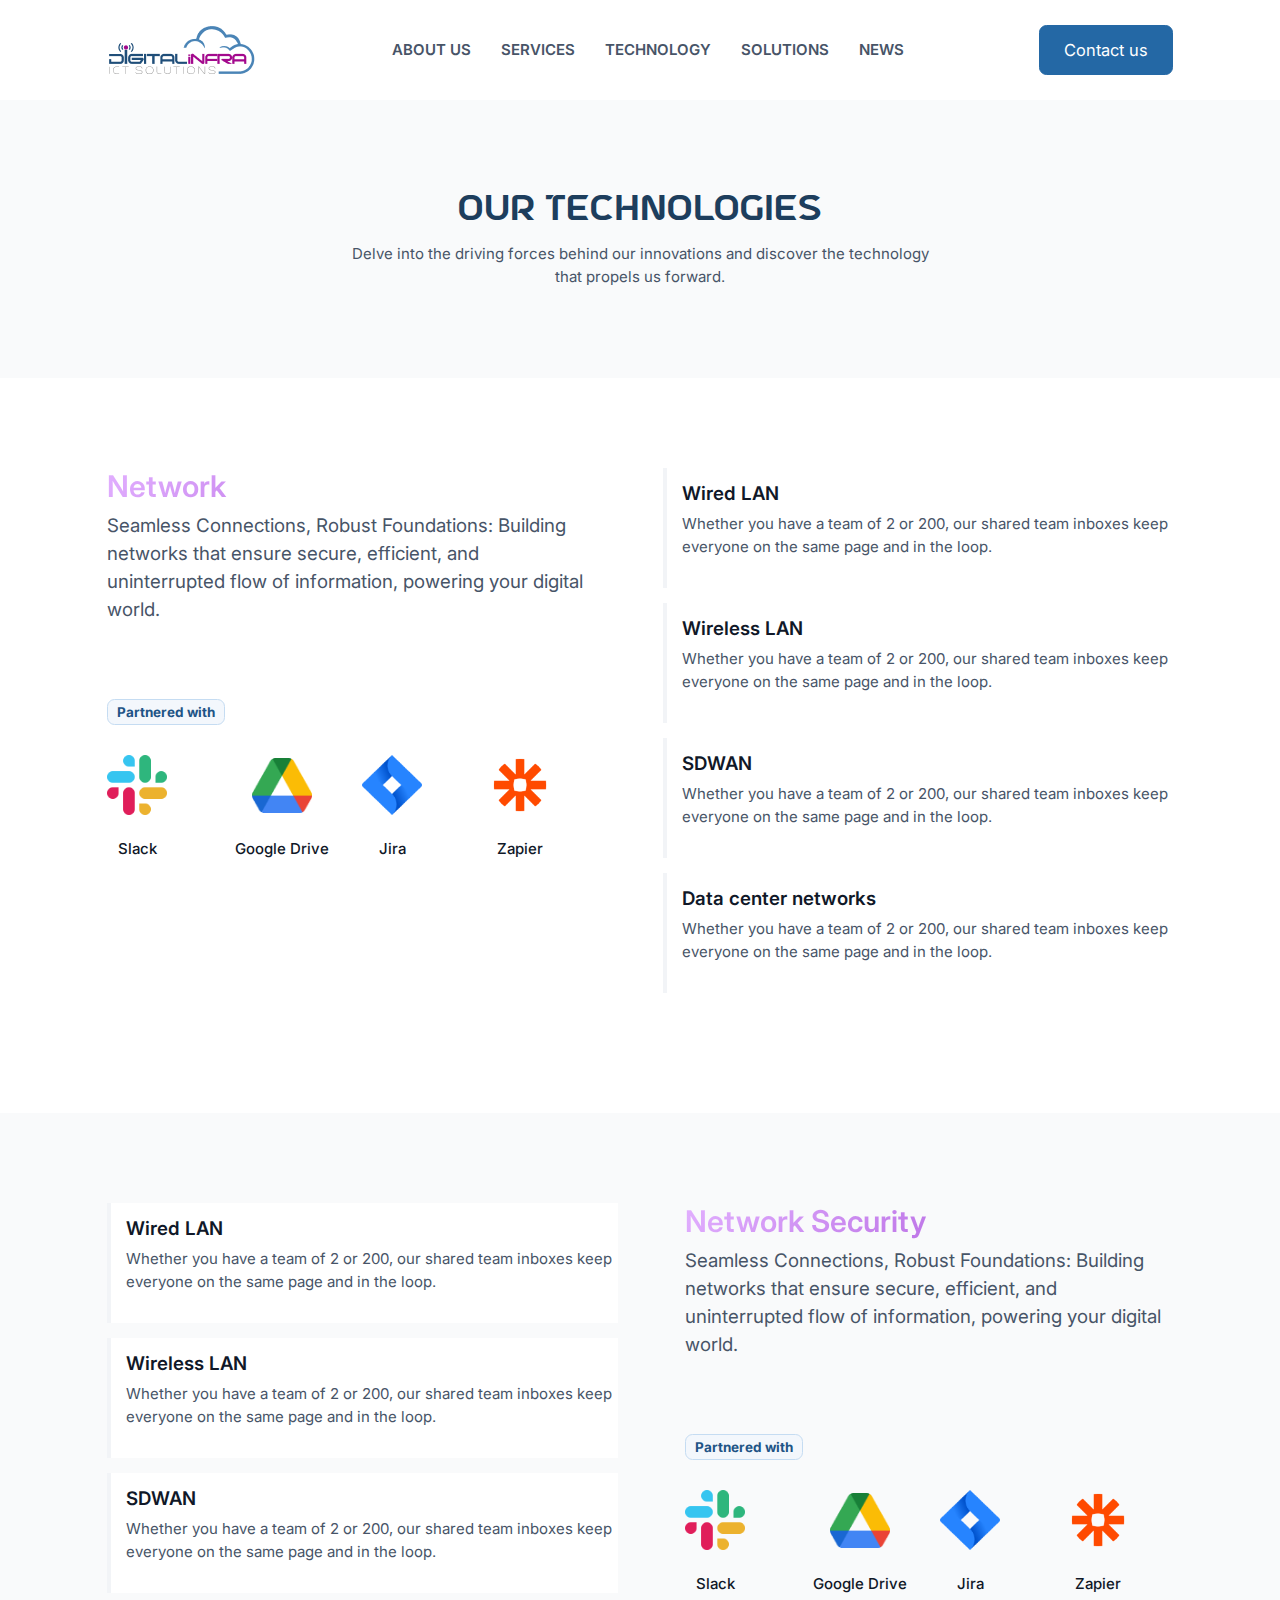
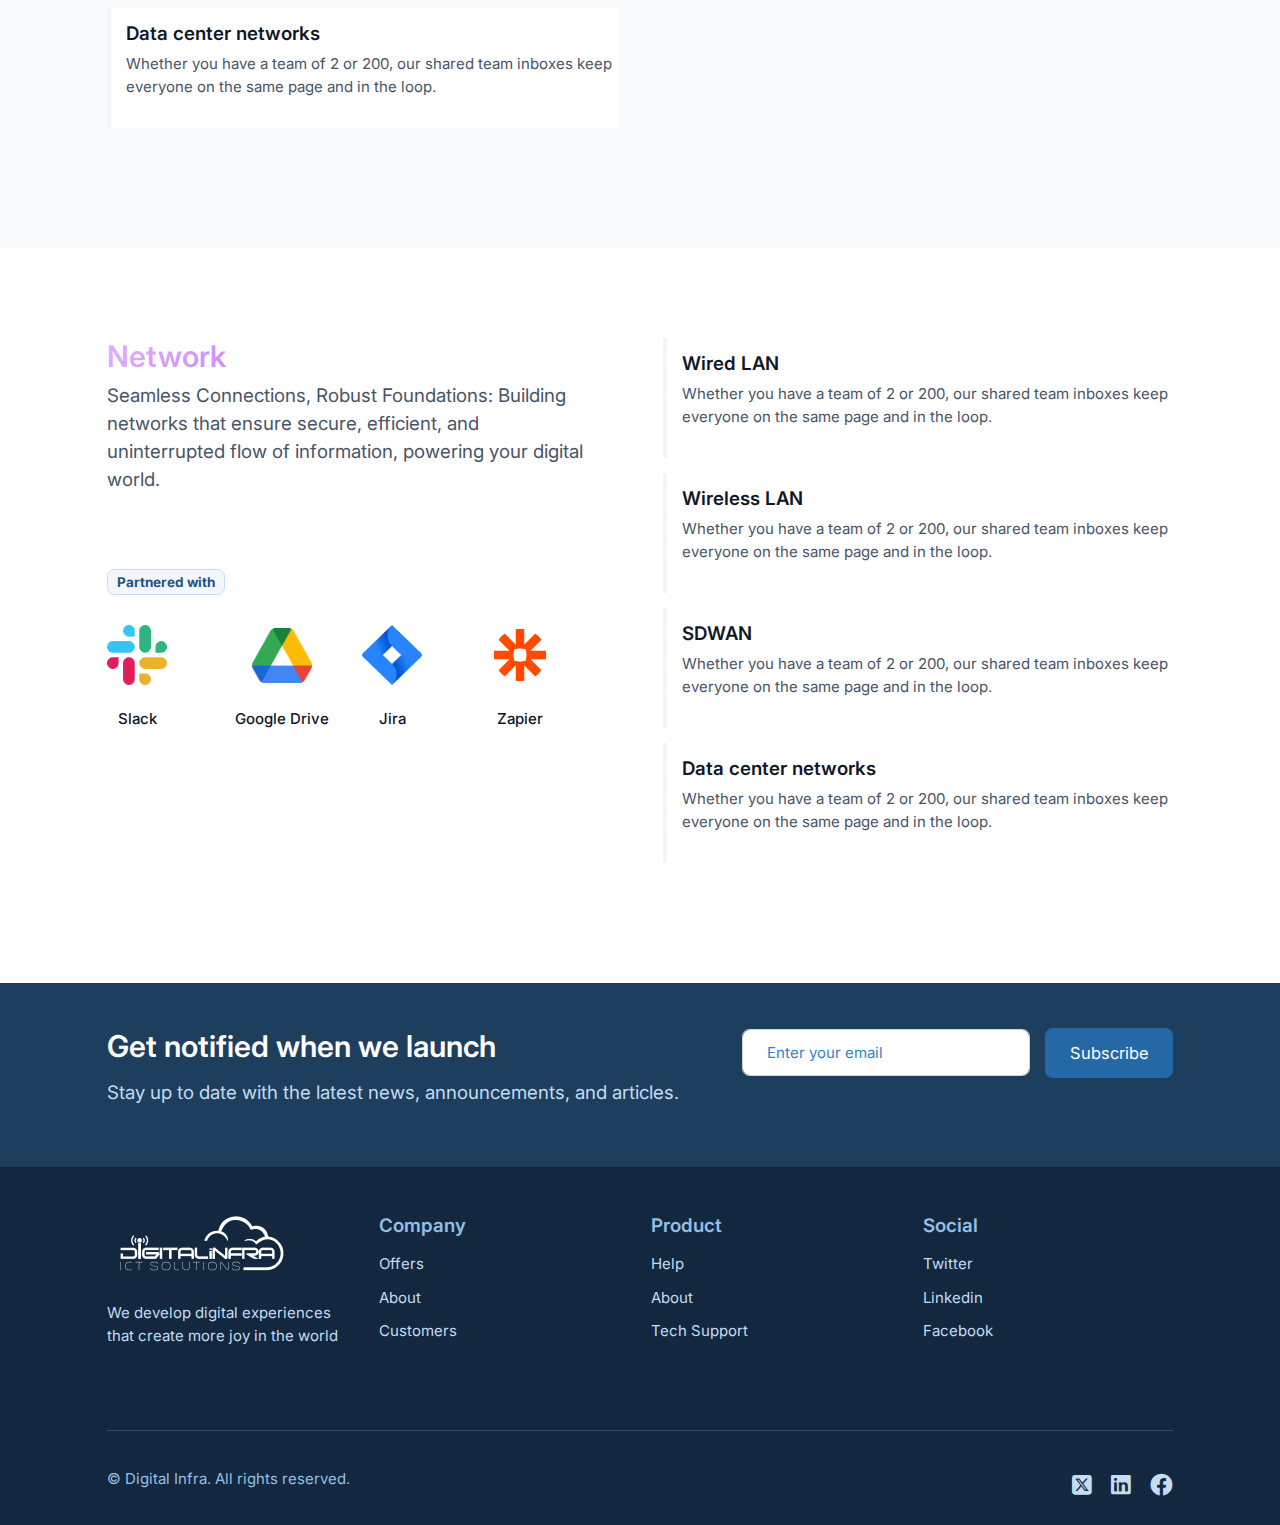
<file: technology.html>
<!DOCTYPE html>
<html>

<head>
	<meta charset="utf-8">
	<meta name="viewport" content="width=device-width, initial-scale=1, shrink-to-fit=no">
	<meta name="viewport" content="width=device-width, initial-scale=1, maximum-scale=1, user-scalable=no" />

	<title>Digital Infra</title>

	<!-- Favicon -->
	<link rel="icon" type="image/png" href="assets/img/favicon.png" />

	<!-- Bootstrap -->
	<link href="assets/css/vendors/bootstrap.min.css" rel="stylesheet">
	
	<!-- FontAwesome -->
	<link href="assets/css/vendors/fontawesome/css/all.min.css" rel="stylesheet">
	
	<!-- Google Font -->
	<link href="https://fonts.googleapis.com/css2?family=Inter:wght@300;400;500;600;700;800&display=swap" rel="stylesheet">

	<!-- owl carousel slider -->
	<link rel="stylesheet" href="assets/css/vendors/owl.carousel.min.css">
	<link rel="stylesheet" href="assets/css/vendors/owl.theme.default.min.css">

	<!-- animate.css -->
	<link rel="stylesheet" href="assets/css/vendors/animate.min.css">

	<!-- main css -->
	<link href="assets/css/style.css" rel="stylesheet">
</head>

<body>
    
	<!-- start header -->
	<header>
		<div class="container">
			<nav>
				<div class="logo">
					<a href="index.html"><img src="assets/img/logo.png"></a>
				</div>
				<div class="bars">
					<i class="fas fa-bars"></i>
				</div>
				<div class="links-list">
					<ul>
						<li class="list-item">
							<a class="link" href="about.html">About Us </a>
						</li>
						<li class="list-item">
							<a class="link" href="services.html">Services </a>
						</li>
						<li class="list-item">
							<a class="link" href="technology.html">Technology</a>
						</li>
						<li class="list-item">
							<a class="link" href="solutions.html">Solutions</a>
						</li>
						<li class="list-item">
							<a class="link" href="news.html">News</a>
						</li>
					</ul>
				</div>
				<div class="contact-btn">
                    <a href="contact.html" class="main-btn">Contact us</a>
                </div>
			</nav>
		</div>
	</header>
	<!-- end header -->

	<!-- section title -->
	<div class="section-title text-center sec-padding-6 sec-bg mb-0">
        <div class="container">
            <h1 class="title text-blue">Our technologies</h1>
            <span>Delve into the driving forces behind our innovations and discover the technology <br> that propels us forward.</span>
        </div>
    </div>
    
    <!-- network section -->
    <div class="network-section sec-padding-6">
        <div class="container mb-3">
            <div class="row gx-lg-5">
                <div class="col-lg-6 mb-4 mb-lg-0 pe-lg-5">
                    <h2 class="network-title fw-600">Network</h2>
                    <p class="text fs-5">Seamless Connections, Robust Foundations: Building networks that ensure secure, efficient, and uninterrupted flow of information, powering your digital world.</p>
                    <span class="badge">Partnered with</span>
                    <div class="network-logos row mt-4">
                        <div class="col-sm-3 col-3">
                            <div class="logo-item">
                                <img src="assets/img/network/slack.png" class="img-fluid"><br>
                                <span class="d-inline-block text-dark fw-500">Slack</span>
                            </div>
                        </div>
                        <div class="col-sm-3 col-3">
                            <div class="logo-item">
                                <img src="assets/img/network/g-drive.png" class="img-fluid"><br>
                                <span class="d-inline-block text-dark fw-500">Google Drive</span>
                            </div>
                        </div>
                        <div class="col-sm-3 col-3">
                            <div class="logo-item">
                                <img src="assets/img/network/jira.png" class="img-fluid"><br>
                                <span class="d-inline-block text-dark fw-500">Jira</span>
                            </div>
                        </div>
                        <div class="col-sm-3 col-3">
                            <div class="logo-item">
                                <img src="assets/img/network/zapier.png" class="img-fluid"><br>
                                <span class="d-inline-block text-dark fw-500">Zapier</span>
                            </div>
                        </div>
                    </div>
                </div>
                <div class="col-lg-6">
                    <div class="network-plan">
                        <h5 class="fw-600 text-dark">Wired LAN</h5>
                        <p>Whether you have a team of 2 or 200, our shared team inboxes keep everyone on the same page and in the loop.</p>
                    </div>
                    <div class="network-plan">
                        <h5 class="fw-600 text-dark">Wireless LAN</h5>
                        <p>Whether you have a team of 2 or 200, our shared team inboxes keep everyone on the same page and in the loop.</p>
                    </div>
                    <div class="network-plan">
                        <h5 class="fw-600 text-dark">SDWAN</h5>
                        <p>Whether you have a team of 2 or 200, our shared team inboxes keep everyone on the same page and in the loop.</p>
                    </div>
                    <div class="network-plan">
                        <h5 class="fw-600 text-dark">Data center networks</h5>
                        <p>Whether you have a team of 2 or 200, our shared team inboxes keep everyone on the same page and in the loop.</p>
                    </div>
                </div>
            </div>
        </div>
    </div>
    
    <!-- network section -->
    <div class="network-section sec-padding-6 sec-bg">
        <div class="container mb-3">
            <div class="row gx-lg-5">
                <div class="col-lg-6">
                    <div class="network-plan">
                        <h5 class="fw-600 text-dark">Wired LAN</h5>
                        <p>Whether you have a team of 2 or 200, our shared team inboxes keep everyone on the same page and in the loop.</p>
                    </div>
                    <div class="network-plan">
                        <h5 class="fw-600 text-dark">Wireless LAN</h5>
                        <p>Whether you have a team of 2 or 200, our shared team inboxes keep everyone on the same page and in the loop.</p>
                    </div>
                    <div class="network-plan">
                        <h5 class="fw-600 text-dark">SDWAN</h5>
                        <p>Whether you have a team of 2 or 200, our shared team inboxes keep everyone on the same page and in the loop.</p>
                    </div>
                    <div class="network-plan">
                        <h5 class="fw-600 text-dark">Data center networks</h5>
                        <p>Whether you have a team of 2 or 200, our shared team inboxes keep everyone on the same page and in the loop.</p>
                    </div>
                </div>
                <div class="col-lg-6 mb-4 mb-lg-0 ps-lg-5">
                    <h2 class="network-title fw-600">Network Security</h2>
                    <p class="text fs-5">Seamless Connections, Robust Foundations: Building networks that ensure secure, efficient, and uninterrupted flow of information, powering your digital world.</p>
                    <span class="badge">Partnered with</span>
                    <div class="network-logos row mt-4">
                        <div class="col-sm-3 col-3">
                            <div class="logo-item">
                                <img src="assets/img/network/slack.png" class="img-fluid"><br>
                                <span class="d-inline-block text-dark fw-500">Slack</span>
                            </div>
                        </div>
                        <div class="col-sm-3 col-3">
                            <div class="logo-item">
                                <img src="assets/img/network/g-drive.png" class="img-fluid"><br>
                                <span class="d-inline-block text-dark fw-500">Google Drive</span>
                            </div>
                        </div>
                        <div class="col-sm-3 col-3">
                            <div class="logo-item">
                                <img src="assets/img/network/jira.png" class="img-fluid"><br>
                                <span class="d-inline-block text-dark fw-500">Jira</span>
                            </div>
                        </div>
                        <div class="col-sm-3 col-3">
                            <div class="logo-item">
                                <img src="assets/img/network/zapier.png" class="img-fluid"><br>
                                <span class="d-inline-block text-dark fw-500">Zapier</span>
                            </div>
                        </div>
                    </div>
                </div>
            </div>
        </div>
    </div>
    
    <!-- network section -->
    <div class="network-section sec-padding-6">
        <div class="container mb-3">
            <div class="row gx-lg-5">
                <div class="col-lg-6 mb-4 mb-lg-0 pe-lg-5">
                    <h2 class="network-title fw-600">Network</h2>
                    <p class="text fs-5">Seamless Connections, Robust Foundations: Building networks that ensure secure, efficient, and uninterrupted flow of information, powering your digital world.</p>
                    <span class="badge">Partnered with</span>
                    <div class="network-logos row mt-4">
                        <div class="col-sm-3 col-3">
                            <div class="logo-item">
                                <img src="assets/img/network/slack.png" class="img-fluid"><br>
                                <span class="d-inline-block text-dark fw-500">Slack</span>
                            </div>
                        </div>
                        <div class="col-sm-3 col-3">
                            <div class="logo-item">
                                <img src="assets/img/network/g-drive.png" class="img-fluid"><br>
                                <span class="d-inline-block text-dark fw-500">Google Drive</span>
                            </div>
                        </div>
                        <div class="col-sm-3 col-3">
                            <div class="logo-item">
                                <img src="assets/img/network/jira.png" class="img-fluid"><br>
                                <span class="d-inline-block text-dark fw-500">Jira</span>
                            </div>
                        </div>
                        <div class="col-sm-3 col-3">
                            <div class="logo-item">
                                <img src="assets/img/network/zapier.png" class="img-fluid"><br>
                                <span class="d-inline-block text-dark fw-500">Zapier</span>
                            </div>
                        </div>
                    </div>
                </div>
                <div class="col-lg-6">
                    <div class="network-plan">
                        <h5 class="fw-600 text-dark">Wired LAN</h5>
                        <p>Whether you have a team of 2 or 200, our shared team inboxes keep everyone on the same page and in the loop.</p>
                    </div>
                    <div class="network-plan">
                        <h5 class="fw-600 text-dark">Wireless LAN</h5>
                        <p>Whether you have a team of 2 or 200, our shared team inboxes keep everyone on the same page and in the loop.</p>
                    </div>
                    <div class="network-plan">
                        <h5 class="fw-600 text-dark">SDWAN</h5>
                        <p>Whether you have a team of 2 or 200, our shared team inboxes keep everyone on the same page and in the loop.</p>
                    </div>
                    <div class="network-plan">
                        <h5 class="fw-600 text-dark">Data center networks</h5>
                        <p>Whether you have a team of 2 or 200, our shared team inboxes keep everyone on the same page and in the loop.</p>
                    </div>
                </div>
            </div>
        </div>
    </div>
	
	<!-- newsletter section -->
	<div class="newsletter-section">
		<div class="container">
            <div class="row">
                <div class="col-lg-7 col-md-6">
                    <h2 class="text-white">Get notified when we launch</h2>
                    <p>Stay up to date with the latest news, announcements, and articles.</p>
                </div>
                <div class="col-lg-5 col-md-6">
                    <form>
                        <div class="d-flex align-items-center gap-3">
                            <input type="email" class="form-control" placeholder="Enter your email" />
                            <button class="main-btn">Subscribe</button>
                        </div>
                    </form>
                </div>
            </div>
		</div>
	</div>

	<!-- start footer -->
	<footer>
		<div class="container">
			<div class="footer-content">
				<div class="row">
					<div class="col-lg-3 col-sm-6 col-12 mb-4 mb-lg-0">
						<div class="footer-col">
							<div class="footer-logo">
								<img src="assets/img/logo-white.png">
								<p>We develop digital experiences that create more joy in the world</p>
							</div>
						</div>
					</div>
					<div class="col-lg-3 col-sm-6 col-12 mb-4 mb-lg-0">
						<div class="footer-col">
							<div class="footer-title">
								<h5>Company</h5>
							</div>
							<ul class="links-list">
								<li>
									<a href="#">Offers</a>
								</li>
								<li>
									<a href="#">About</a>
								</li>
								<li>
									<a href="#">Customers</a>
								</li>
							</ul>
						</div>
					</div>
					<div class="col-lg-3 col-sm-6 col-12 mb-4 mb-lg-0">
						<div class="footer-col">
							<div class="footer-title">
								<h5>Product</h5>
							</div>
							<ul class="links-list">
								<li>
									<a href="#">Help</a>
								</li>
								<li>
									<a href="#">About</a>
								</li>
								<li>
									<a href="#">Tech Support</a>
								</li>
							</ul>
						</div>
					</div>
					<div class="col-lg-3 col-sm-6 col-12 mb-4 mb-lg-0">
						<div class="footer-col">
							<div class="footer-title">
								<h5>Social</h5>
							</div>
							<ul class="links-list">
								<li>
									<a href="#">Twitter</a>
								</li>
								<li>
									<a href="#">Linkedin</a>
								</li>
								<li>
									<a href="#">Facebook</a>
								</li>
							</ul>
						</div>
					</div>
				</div>
			</div>
			<hr>
			<div class="footer-bottom">
				<div class="copyrights">
					<p>© Digital Infra. All rights reserved.</p>
				</div>
				<div class="footer-social">
					<ul class="social-list">
						<li>
							<a href="#"><i class="fa-brands fa-square-x-twitter"></i></a>
						</li>
						<li>
							<a href="#"><i class="fa-brands fa-linkedin"></i></a>
						</li>
						<li>
							<a href="#"><i class="fa-brands fa-facebook"></i></a>
						</li>
					</ul>
				</div>
			</div>
		</div>
	</footer>
	<!--      end footer -->


	<!--        jquery -->
	<script src="assets/js/vendors/jquery-3.3.1.min.js"></script>
	<!--        wow -->
	<script src="assets/js/vendors/wow.min.js"></script>
	<script>
		new WOW().init();

	</script>

	<!--        bootstrap library -->
	<script src="assets/js/vendors/bootstrap.bundle.min.js"></script>

	<!--        carousel -->
	<script src="assets/js/vendors/owl.carousel.min.js"></script>

	<!--        Main Js -->
	<script src="assets/js/main.js"></script>
</body>

</html>
</file>
<file: assets/css/style.css>
/*
*:not(i) {
    font-family: 'Poppins', sans-serif;
}
*/

@font-face {
  font-family: astro-space;
  src: url(../font/AstroSpace-eZ2Bg.ttf);
}

body {
    overflow-y: scroll;
    overflow-x: hidden;
    color: #475467;
    font-family: 'Inter', sans-serif;
}

ul {
    list-style: none;
    padding: 0;
    margin: 0;
}

button {
    border: none;
    background: none;
    padding: 0;
}

input,
button:focus {
    outline: none;
}

a,
a:hover,
a:focus {
    text-decoration: none;
    color: inherit;
    outline: none;
}

.grey-color {
    color: #666;
}
.bg-grey {
    background-color: #FAFCFF;
}
.bg-dark {
    background-color: #0C111D !important;
}
.bg-babyblue {
    background-color: #EEF4FF;
}
.text-blue {
    color: #1D3E5D !important;
}
.text-dark {
    color: #101828 !important;
}
.baby-blue {
    color: #C5DCF2 !important;
}

.no-padding {
    padding: 0 !important;
}
.fw-500 {
    font-weight: 500;
}
.fw-600 {
    font-weight: 600;
}
.font-inter {
    font-family: 'Inter', sans-serif !important;
}

.sec-padding {
    padding: 4.375rem 0;
}
.sec-padding-top {
    padding-top: 4.375rem;
}
.sec-padding-bottom {
    padding-bottom: 4.375rem;
}

.sec-padding-6 {
    padding: 6rem 0;
}

.radius-40 {
    border-radius: 2.5rem 0;
}
.radius-32 {
    border-radius: 2rem 0;
}

.title {
    font-family: astro-space;
}

.sec-margin {
    margin: 4.375rem 0;
}
.sec-margin-top {
    margin-top: 4.375rem;
}
.sec-margin-bottom {
    margin-bottom: 4.375rem;
}

.sec-bg {
    background-color: #F9FAFB !important;
}
.sec-bg2 {
    background-color: #F3F7FC !important;
}
.sec-bg3 {
    background-color: #E5EEF9 !important;
}

.p-45 {
    padding: 2rem;
}
.mb-45 {
    margin-bottom: 2rem;
}

.table thead th {
    white-space: nowrap;
}
.border-top-light {
    border-top: 1px solid #ddd;
}

.gx-6 {
    --bs-gutter-x: 4rem;
}

/** main btn **/
.main-btn {
    display: inline-block;
	background-color: #2468A5;
    border: 1px solid #2468A5;
    border-radius: .5rem;
    color: #ffffff;
    font-size: 1.1rem;
    padding: .75rem 1.6rem;
    min-width: 8.5rem;
    text-align: center;
    cursor: pointer;
    transition: all 0.3s;
}

.main-btn.white {
    background: #fff;
    border: 1px solid #fff;
    color: #2468A5;
}

.main-btn:hover {
    background-color: transparent;
    color: #2468A5;
}

.main-btn.white:hover {
    background-color: #2468A5;
    color: #fff;
}


.text-grey {
	color: #777;
}
.text-gray {
    color: #EAECF0;
}
.text-dark-blue {
	color: #2b2d42;
}

.rate i {
    color: #FEC84B;
}

/** section title **/
.section-title {
    position: relative;
}

.section-title h2 {
    font-size: 2rem;
}
.section-title h2 span {
    font-size: 2rem;
}



/** section title **/
.section-title {
    margin-bottom: 2.5rem;
}

.section-title h1 {
    margin-bottom: .8rem;
	font-size: 2.25rem;
    color: #101828;
    font-family: astro-space;
    line-height: 2.75rem;
}
.section-title h1 span {
    font-size: 2.25rem;
}
.section-title .gradient {
    background: var(--gradient-linear-color-55, linear-gradient(135deg, #FFCF71 0%, #2376DD 100%));
    background-clip: text;
    -webkit-background-clip: text;
    -webkit-text-fill-color: transparent;
}
.section-title .gradient.style2 {
    background: var(--gradient-linear-color-54, linear-gradient(45deg, #4D6AD0 0%, #FF9D7E 100%));
    background-clip: text;
    -webkit-background-clip: text;
    -webkit-text-fill-color: transparent;
}
.section-title .gradient.style3 {
    background: var(--gradient-linear-color-17, linear-gradient(135deg, #FFF6B7 0%, #FB758A 100%));
    background-clip: text;
    -webkit-background-clip: text;
    -webkit-text-fill-color: transparent;
}

.section-title > span {
	color: #1E5486;
	font-size: 1rem;
    font-weight: 600;
    margin-bottom: 1rem;
    display: inline-block;
}

.dropdown .droplist {
    min-width: 220px;
    padding: 10px;
    position: absolute;
    left: 0;
    top: 100%;
    -webkit-box-shadow: 0 6px 12px rgb(0 0 0 / 17%);
            box-shadow: 0 6px 12px rgb(0 0 0 / 17%);
    border-radius: 3px;
    background: #fff;
    z-index: 9;
    -webkit-transform: translateY(30px);
    -ms-transform: translateY(30px);
    transform: translateY(30px);
    visibility: hidden;
    opacity: 0;
    -webkit-transition: all .5s;
    -o-transition: all .5s;
    transition: all .5s;
}

.dropdown .droplist li {
    color: #333;
    padding: 7px 0;
}

.dropdown:hover .droplist {
    visibility: visible;
    opacity: 1;
    -webkit-transition: .3s;
    -o-transition: .3s;
    transition: .3s;
    -webkit-transform: translateY(0);
    -ms-transform: translateY(0);
    transform: translateY(0);
}

.rating i {
    color: #3143ef;
    margin-right: .1rem;
    font-size: .8rem;
}

/*** Header ***/
header {
	position: relative;
    background: #fff;
    z-index: 9999;
}

header nav {
    display: -webkit-box;
    display: -ms-flexbox;
    display: flex;
    -webkit-box-pack: justify;
    -ms-flex-pack: justify;
    justify-content: space-between;
    -webkit-box-align: center;
    -ms-flex-align: center;
    align-items: center;
    padding: 10px 0;
    min-height: 100px;
}

header nav .bars {
    cursor: pointer;
    display: none;
}

header nav .links-list > ul {
    display: -webkit-box;
    display: -ms-flexbox;
    display: flex;
}

header nav .links-list > ul .list-item {
    margin-right: 2rem;
    position: relative;
    padding: 1rem 0;
}

header nav .links-list > ul .list-item:last-child {
    margin-right: 0;
}

header nav .links-list > ul .list-item .link {
    -webkit-transition: .1s;
    -o-transition: .1s;
    transition: .1s;
    position: relative;
    padding-bottom: 3px;
    font-size: 1rem;
    font-weight: 600;
    text-transform: uppercase;
     -webkit-transition: all .3s;
    -o-transition: all .3s;
    transition: all .3s;
}

header nav .links-list > ul .list-item .link:hover {
    color: #2468A5;
}

header nav .links-list > ul .list-item.dropdown .link i {
/*    font-size: 10px;*/
    margin-left: 3px;
    -webkit-transition: transform .3s;
    -o-transition: transform .3s;
    transition: transform .3s;
}

header nav .links-list > ul .list-item.dropdown:hover i {
    -webkit-transform: rotate(90deg);
    -ms-transform: rotate(90deg);
    transform: rotate(90deg);
}

header nav .links-list > ul .list-item img {
    width: 35px;
}

header nav .links-list > ul .list-item .link.active-link,
header nav .links-list > ul .list-item .link:hover {
/*    color: #3143ef;*/
}
header nav .links-list > ul .list-item .link.active-link {
	font-weight: bold;
}

header nav .links-list > ul .list-item .drop-list {
    background: #fff;
    padding: 10px;
    position: absolute;
    top: 100%;
    z-index: 2;
    -webkit-transform: translateY(30px);
    -ms-transform: translateY(30px);
    transform: translateY(30px);
    visibility: hidden;
    opacity: 0;
    -webkit-transition: all .5s;
    -o-transition: all .5s;
    transition: all .5s;
    display: -webkit-box;
    display: -ms-flexbox;
    display: flex;
    -webkit-box-orient: vertical;
    -webkit-box-direction: normal;
    -ms-flex-direction: column;
    flex-direction: column;
}

header nav .links-list > ul .list-item .drop-list li {
    width: 150px;
    padding: 8px;
}

header nav .links-list > ul .list-item .drop-list li a {
    display: block;
}

header nav .links-list > ul .list-item li a {
    display: block;
    white-space: nowrap;
    -webkit-transition: all .3s;
    -o-transition: all .3s;
    transition: all .3s;
}

header nav .links-list > ul .list-item li a:hover {
    color: #3143ef;
}

header.sticky {
    position: fixed;
    top: 0;
    left: 0;
    -webkit-animation-name: stickyheader;
    animation-name: stickyheader;
    -webkit-animation-duration: 0.5s;
    animation-duration: 0.5s;
    width: 100%;
    -webkit-box-shadow: 0 0 3px rgba(0, 0, 0, .3);
    box-shadow: 0 0 3px rgba(0, 0, 0, .3);
}

@-webkit-keyframes stickyheader {
    0% {
        opacity: 0;
        -webkit-transform: translateY(-60px);
        transform: translateY(-60px);
    }

    100% {
        opacity: 1;
        -webkit-transform: translateY(0);
        transform: translateY(0);
    }
}

@keyframes stickyheader {
    0% {
        opacity: 0;
        -webkit-transform: translateY(-60px);
        transform: translateY(-60px);
    }

    100% {
        opacity: 1;
        -webkit-transform: translateY(0);
        transform: translateY(0);
    }
}


header nav .links-list > ul .list-item:hover .drop-list {
    opacity: 1;
    visibility: visible;
    -webkit-transform: translateY(0);
    -ms-transform: translateY(0);
    transform: translateY(0);
}


/***
    main slider 
***/
.main-slider {
    position: relative;
}
.main-slider .banner-slides .slide {
	display: flex;
	align-items: center;
}
.main-slider .banner-slides .slide img {
    min-height: 35rem;
    object-fit: cover;
}
.main-slider .banner-slides .slide .banner-wrapper {
    position: absolute;
    top: 2.5rem;
    left: 2.5rem;
    right: 2.5rem;
}
.main-slider .banner-slides .slide .banner-content {
    padding: 1.25rem;
    border-radius: 2px;
    border: 1px solid rgba(255, 255, 255, 0.50);
    background: rgba(255, 255, 255, 0.30);
    -webkit-backdrop-filter: blur(20px);
    backdrop-filter: blur(20px);
}
.main-slider .banner-slides .banner-title {
    margin-bottom: .75rem;
    font-size: 1.75rem;
    font-family: astro-space;
    color: #1E5486;
    line-height: 2.5rem;
    letter-spacing: -0.56px;
}
.main-slider .banner-slides .banner-text {
    font-size: 1rem;
    color: #2468A5;
    font-weight: 500;
    line-height: 1.5rem;
}
.main-slider .banner-slides .banner-link {
    font-size: 1rem;
    color: #2468A5;
    font-weight: 600;
}
.main-slider .banner-slides .banner-link i {
    transform: rotate(-45deg);
    margin-left: 0.5rem;
}
.main-slider .owl-dots {
    position: absolute;
    bottom: 6.5rem;
    left: 50%;
    padding: .25rem .4rem;
    transform: translateX(-50%);
    border-radius: 1rem;
    background: rgba(249, 250, 251, 0.30);
    -webkit-backdrop-filter: blur(4px);
    backdrop-filter: blur(4px);
    z-index: 9;
}
.main-slider .owl-dots .owl-dot {
    vertical-align: middle;
}
.main-slider .owl-dots .owl-dot span {
    height: 0.5rem;
    width: 1.25rem;
    margin: 0 .4rem;
    background: #D0D5DD;
}
.main-slider .owl-dots .owl-dot.active span {
    background: #1E5486;
}
.main-slider .carousel-btn-block {
    position: absolute;
	bottom: 1.5rem;
    left: 50%;
    transform: translateX(-50%);
    cursor: pointer;
    z-index: 9;
}

.main-slider .carousel-btn-block .carousel-btn {
    display: inline-block;
    width: 3.5rem;
    height: 3.5rem;
    font-size: 1.2rem;
    line-height: 3.5rem;
    text-align: center;
    color: #667085;
    border-radius: 50%;
    border: 1px solid #EAECF0;
    background: rgba(255, 255, 255, 0.60);
    -webkit-backdrop-filter: blur(4px);
    backdrop-filter: blur(4px);
    margin-right: 2rem;
    transition: all .3s ease-out;
}
.main-slider .carousel-btn-block .carousel-btn:last-child {
    margin-right: 0;
}

.main-slider .carousel-btn-block .carousel-btn:hover {
	background: rgba(255, 255, 255, 0.90);
}

.main-slider .owl-theme .owl-nav {
    display: none;
}

/***
	get touch section
***/
.get-touch-section .get-content {
    margin-left: 20%;
}

/***
	about section
***/
.about-section {
    padding: 6rem 0;
    background: #F9FAFB;
}
.about-section .about-media:last-child {
	margin-top: 9rem;
    margin-left: -5rem;
    z-index: 2;
}
.about-section .about-media:last-child:before {
    content: '';
    position: absolute;
    top: 12px;
    left: 12px;
    right: 12px;
    bottom: 12px;
    background-color: #1D3E5D;
    opacity: .3;
    border-radius: 1.75rem 0;
}
.about-section .about-media img.big-img {
    position: relative;
	border-radius: 4rem 0;
    z-index: 1;
}
.about-section .about-media img.small-img {
    border-radius: 1.75rem 0;
    border: 12px solid #fff;
    box-shadow: 0px 1px 2px 0px rgba(16, 24, 40, 0.05);
}
.about-section .about-media .about-media-exp .exp-num {
    font-size: 3.75rem;
    font-weight: bold;
}
.about-section .about-media .about-pattern {
    position: absolute;
    bottom: -2.5rem;
    right: 0;
}

/***
    about section two
***/
.about-section-two {
    position: relative;
}
.about-section-two p {
    font-size: 1.25rem;
}
.about-section-two .section-pattern {
    position: absolute;
    top: 0;
    left: 0;
    max-width: 70%;
    z-index: -1;
}
.about-section-two.right .about-content {
    text-align: right;
}
.about-section-two.right .section-pattern {
    right: 0;
    left: auto;
}

/***
    partners section
***/
.partners-section .partners-wrap {
    background-color: #F9FAFB;
    padding: 4rem;
    border-radius: 1rem;
}
.partners-section .partners-wrap p {
    font-size: 1.25rem;
    margin-bottom: 2rem;
}

/***
    technology section
***/
.technology-section {
    background-image: url(../img/bg-pattern.png);
    background-color: #13273E;
    background-repeat: no-repeat;
    background-position: center top;
    padding: 6rem 0;
    color: #fff;
}
.technology-section .technology-content {
    margin-bottom: 4rem;
}
.technology-section .technology-content .title {
    font-size: 2.25rem;
}
.technology-section .technology-content p {
    font-size: 1.25rem;
}
.technology-section .technology-content .main-btn {
    font-weight: 600;
    color: #344054;
}
.technology-section .technology-content .main-btn:hover {
    color: #344054;
    background-color: #fff;
    border-color: #fff;
}

/***
    contact section
***/
.contact-section {
    padding: 6rem 0;
    background-color: #fff;
}
.contact-section .section-title h2 {
    color: #101828;
}
.contact-section .left-side p {
    font-size: 1.25rem;
}
.contact-section .contact-card {
    background-color: #F9FAFB;
    padding: 1.5rem;
}
.contact-section .contact-card i {
    font-size: 1.5rem;
    color: #2468A5;
}
.contact-section .contact-card h6 {
    color: #101828;
    font-size: 1.25rem;
    font-weight: 600;
}
.contact-section .contact-card a {
    font-weight: 600;
    color: #2468A5;
}
.contact-section .contact-card .desc {
    margin-bottom: 1.25rem;
}

/***
    contact page
***/
.contact-page {
    background-image: url(../img/contact-bg.jpg);
    background-size: cover;
    background-repeat: no-repeat;
}
.contact-page .main-form {
    padding: 1.5rem;
    border: 3px solid rgba(255, 255, 255, 0.40);
    background: rgba(255, 255, 255, 0.55);
    backdrop-filter: blur(12px);
}

/***
    Services section
***/
.services-section .section-title {
    position: relative;
    background-color: #F3F7FC;
    padding-top: 4rem;
    padding-bottom: 2rem;
    margin-bottom: 0;
}
.services-section .section-title .title {
    color: #1D3E5D;
}
.services-section .services-pattern img {
    height: 20rem;
}
.services-section .services-wrapper {
    margin-top: -18rem;
}
.services-section .service-card {
    padding: 1rem;
    border: 1px solid #C5DCF2;
}
.services-section .service-card p {
    color: #1F4E79;
}

/***
    Process section
***/
.process-section .section-title .title {
    color: #1D3E5D;
}
.process-section .process-card .card-img {
    border: 1px solid #93C0E6;
    padding: 2.5rem 3rem;
    border-radius: 1.75rem 0;
}
.process-section .process-card .card-content .num {
    color: #2468A5;
    background-color: #F3F7FC;
    font-size: .75rem;
    border: 1px solid #93C0E6;
    border-radius: .3rem;
    width: 1.75rem;
    height: 1.75rem;
    line-height: 1.75rem;
    text-align: center;
}
.process-section .process-card .card-content p {
    color: #2468A5;
    font-size: .7rem;
}

/***
    benefits section
***/
.benefits-section {
    background-image: url(../img/bg-pattern-colored.png);
    background-color: #fff;
    background-repeat: no-repeat;
    background-position: center top;
}
.benefits-section .title {
    font-size: 3rem;
}
.benefits-section .gradient {
    background: linear-gradient(45deg, #7B6AE0 0%, #FFBB89 100%);
    background-clip: text;
    -webkit-background-clip: text;
    -webkit-text-fill-color: transparent;
}
.benefits-section ul li img {
    width: 1.75rem;
    height: 1.75rem;
    margin-right: .75rem;
}

/***
    newsletter-section
***/
.newsletter-section {
    background-color: #1D3E5D;
    padding: 3rem 0;
}
.newsletter-section h2 {
    font-weight: 600;
    margin-bottom: 1rem;
}
.newsletter-section p {
    font-size: 1.25rem;
    color: #C5DCF2;
}
.newsletter-section .form-control {
    padding: .75rem 1.6rem;
    border-radius: .5rem;
} 
.newsletter-section .form-control::-webkit-input-placeholder {
    color: #3384C4;
}
.newsletter-section .form-control:-moz-placeholder {
   color: #3384C4;
   opacity:  1;
}
.newsletter-section .form-control::-moz-placeholder {
   color: #3384C4;
   opacity:  1;
}
.newsletter-section .form-control:-ms-input-placeholder {
   color: #3384C4;
}
.newsletter-section .form-control::-ms-input-placeholder {
   color: #3384C4;
}
.newsletter-section .form-control::placeholder {
   color: #3384C4;
}

/***
    about company
***/
.about-company .company-wrapper {
    padding: 4rem 0;
    border-radius: 24px;
    background: linear-gradient(27deg, #1F4E79 8.33%, #2468A5 91.67%);
}
.about-company .company-wrapper img {
    border-radius: 1.75rem 0 0 0;
    border: .5rem solid rgba(255, 255, 255, 0.50);
    border-right: 0;
}
.about-company .company-wrapper .about-content {
    padding-left: 4rem;
}
.about-company .company-wrapper .section-title .title {
    font-size: 2.5rem;
    color: #fff;
}
.about-company .company-wrapper .about-content p {
    font-size: 1.25rem;
}


/***
    Footer
***/
footer {
    position: relative;
    padding: 3.2rem 0 1.25rem;
    background: #13273E;
    color: #C5DCF2;
}
footer .container {
    position: relative;
}
footer .footer-content {
    padding-bottom: 1.5rem;
}

footer .footer-logo img {
    margin-bottom: 2rem;
}

footer .footer-title h5 {
    font-weight: 600;
    margin-bottom: 1rem;
    color: #93C0E6;
}

footer .footer-col li {
    margin-bottom: .75rem;
}

footer .footer-col li > a {
    -webkit-transition: all .3s;
    -o-transition: all .3s;
    transition: all .3s;
}

footer .footer-col li > a:hover {
    color: #ccc;
}

footer .footer-bottom {
    display: -webkit-box;
    display: -ms-flexbox;
    display: flex;
    -webkit-box-pack: justify;
    -ms-flex-pack: justify;
    justify-content: space-between;
    padding-top: 1.5rem;
}
footer hr {
    background-color: #93C0E6;
    margin-top: 3rem;
}

footer .footer-bottom .copyrights p {
    color: #93C0E6;
}
footer .footer-bottom .copyrights p i {
    margin: 0 10px;
    color: #f00;
}

footer .footer-bottom .copyrights p a {
    color: #119ec1;
    -webkit-transition: all .3s;
    -o-transition: all .3s;
    transition: all .3s;
}

footer .footer-bottom .copyrights p a:hover {
    color: #fff;
}

footer .footer-bottom .footer-social .social-list {
    display: -webkit-box;
    display: -ms-flexbox;
    display: flex;
}

footer .footer-bottom .footer-social .social-list li {
    margin-left: 1.25rem;
    font-size: 1.5rem;
}

footer .footer-bottom .footer-social .social-list li a:hover {
    color: #ccc;
    -webkit-transition: .2s;
    -o-transition: .2s;
    transition: .2s;
}

/**
    info section
***/
.info-section .container {
    position: relative;
    z-index: 1;
}
.info-section .wave-pattern {
    max-height: 15rem;
    max-width: 70%;
}

.choose-section .icon {
    background: #2468A5;
    width: 3rem;
    height: 3rem;
    display: inline-block;
    border-radius: 0.6rem;
    line-height: 3rem;
    text-align: center;
}

/***
    network section
***/
.network-section .network-title {
    background: linear-gradient(135deg, #E2B0FF 0%, #9F44D3 100%);
    background-clip: text;
    -webkit-background-clip: text;
    -webkit-text-fill-color: transparent;
}
.network-section .text {
    margin-bottom: 5rem;
}
.network-section .badge {
    background-color: #F3F7FC;
    border: 1px solid #C5DCF2;
    border-radius: .5rem;
    padding: .35rem .6rem;
    color: #1E5486;
    font-size: .9rem;
}
.network-section .network-logos .logo-item {
    display: inline-block;
    text-align: center;
}
.network-section .network-logos .logo-item img {
    height: 5rem;
    width: 4rem;
    max-width: 100%;
    object-fit: contain;
    margin-bottom: 1rem;
}
.network-section .network-plan {
    padding: 1rem 0 1rem 1rem;
    border-left: 4px solid #F2F4F7;
    margin-bottom: 1rem;
    background-color: #fff;
    position: relative;
    transition: all .3s;
}
.network-section .network-plan:hover {
    border-color: #2468A5;
}
.network-section .network-plan::before {
    content: '';
    content: '';
    background: linear-gradient(90deg, #44BCFF -0.55%, #44B0FF 22.86%, #FF44EC 48.36%, #FF44EC 73.33%, #FF675E 99.34%);
    filter: blur(35px);
    position: absolute;
    left: 0;
    bottom: 0;
    width: 100%;
    height: 100%;
    opacity: 0;
    transition: all .3s;
    z-index: -1;
}
.network-section .network-plan:hover::before {
    opacity: .4;
}

/***
    solution section
***/
.solution-section .solution-card {
    border: 1px solid #EAECF0;
}
.solution-section .solution-card .card-content,
.solution-section .solution-card .card-img {
    width: 50%;
}
.solution-section .solution-card .card-img img {
    height: 100%;
    object-fit: cover;
}
.solution-section .solution-card .card-content h5 {
    color: #101828;
    margin-top: 1rem;
}
.solution-section .solution-card .card-content span,
.solution-section .solution-card .card-content a {
    color: #1E5486;
    font-size: .9rem;
    font-weight: 600;
}
.solution-section .solution-card .card-content a i {
    transform: rotate(-45deg);
    margin-left: 0.5rem;
}
.solution-section .nav-pills {
    margin-bottom: 4rem;
    border-bottom: 1px solid #EAECF0;
}
.solution-section .nav-pills .nav-link {
    padding: .75rem;
    font-size: 1rem;
    color: #667085;
    font-weight: 600;
    border-radius: 0;
}
.solution-section .nav-pills .nav-link.active, 
.solution-section .nav-pills .show>.nav-link {
    border-bottom: 2px solid #2468A5;
    background-color: #F3F7FC;
    color: #1E5486;
}

/***
    news section
***/
.news-section .news-card .card-img img {
    border-radius: 1.5rem 0;
}
.news-section .news-badge {
    border: 1px solid #C5DCF2;
    border-radius: 1rem;
    padding: 0.25rem 0.6rem 0.25rem 0.25rem;
    background: #F3F7FC;
    font-size: .75rem;
}
.news-section .news-badge span:first-child {
    border-radius: 1rem;
    padding: 2px 0.5rem;
    background: #fff;
    border: 1px solid #C5DCF2;
}
.news-section .news-card .card-content h4 {
    color: #101828;
}
.news-section .news-card .card-content h4 i {
    transform: rotate(-45deg);
    margin-left: 0.5rem;
}
.news-section .news-card .card-content span {
    font-size: .9rem;
}
.news-section .author img {
    width: 2.5rem;
    height: 2.5rem;
}
.news-section .author .name {
    color: #101828;
}
.news-details .section-title .title {
    font-size: 3.25rem;
    color: #1D3E5D;
    line-height: 3.5rem;
}
.news-details .news-details-img img {
    border-radius: 4rem 0;
}
.news-details .news-details-img .news-drawn-arrow {
    position: absolute;
    bottom: 2rem;
    right: 93%;
}
.news-details .news-details-img .news-drawn-arrow img {
    max-width: 17rem;
    max-height: 12.5rem;
    object-fit: contain;
}
.news-details-content .sidebar ul {
    border-top: 1px solid #EAECF0;
    border-bottom: 1px solid #EAECF0;
}
.news-details-content .sidebar ul li:not(:last-child) {
    margin-bottom: .75rem;
}
.news-details-content .sidebar ul li a {
    color: #475467;
    font-weight: 600;
}
.news-details-content .sidebar ul li a.active {
    color: #2468A5;
}
.news-details-content .sidebar .social-list a {
    display: inline-block;
    width: 2.5rem;
    height: 2.5rem;
    text-align: center;
    line-height: 2.5rem;
    border: 1px solid #D0D5DD;
    border-radius: .5rem;
    color: #98A2B3;
    box-shadow: 0px 1px 2px 0px rgba(16, 24, 40, 0.05);
    margin-right: .75rem;
}
.news-details-content .sidebar .social-list a:last-child {
    margin-right: 0;
}
.news-details-text hr {
    background-color: #EAECF0;
    opacity: 1;
    margin: 2rem 0;
}
.news-details-text .quote {
    padding: .5rem 0 .5rem 1.25rem;
    border-left: 2px solid #1E5486;
}

/*** Pagination ***/
.pagination {
    padding-top: 1.25rem;
    border-top: 1px solid #EAECF0;
}
.pagination .next, .pagination .prev {
    padding: .5rem .75rem;
    font-size: .9rem;
    font-weight: 600;
    color: #344054;
    border: 1px solid #D0D5DD;
    border-radius: .5rem;
    box-shadow: 0px 1px 2px 0px rgba(16, 24, 40, 0.05);
}
.pagination ul li .num {
    padding: .5rem;
    color: #475467;
    font-weight: 500;
    border-radius: .5rem;
    width: 2.5rem;
    height: 2.5rem;
}
.pagination ul li .num.active {
    background-color: #F9FAFB;
}

/*** main form ***/
.main-form label {
    display: block;
    color: #344054;
}
.main-form .form-control {
    width: 100%;
    height: 2.8rem;
	font-size: .9rem;
    border-radius: .5rem;
    border: 1px solid #D0D5DD;
    padding: 0 1.25rem;
    outline: none;
    box-shadow: 0px 1px 2px 0px rgba(16, 24, 40, 0.05);
}
.main-form textarea {
    height: 6.5rem !important;
    padding: .5rem 1.25rem !important;
}
.main-form .submit button {
    cursor: pointer;
}


/**
    Responsive
**/
@media (min-width: 992px) {
	.container, .container-lg, .container-md, .container-sm {
		max-width: 90%;
	}
    .col-lg {
        flex: 1 0 0% !important;
    }
    .get-touch-section .get-content {
        margin-left: calc(10% + 10px);
    }
}
@media (min-width: 1200px) {
	.container, .container-lg, .container-md, .container-sm, .container-xl {
		max-width: 85%;
	}
    .get-touch-section .get-content {
        margin-left: calc(15% + 10px);
    }
}
@media (min-width: 1400px) {
	.container, .container-lg, .container-md, .container-sm, .container-xl, .container-xxl {
		max-width: 85%;
	}
    .get-touch-section .get-content {
        margin-left: calc(15% + 10px);
    }
}
@media (min-width: 1600px) {
	.container, .container-lg, .container-md, .container-sm, .container-xl, .container-xxl {
		max-width: 80%;
	}
    .get-touch-section .get-content {
        margin-left: calc(20% + 10px);
    }
}

@media (min-width: 1200px) and (max-width: 1400px) {
    .destination-form form {
        padding: 2.5rem 2rem 1.1rem;
    }
    .destination-form form .form-group .form-control, 
    .destination-form form .form-group .form-select {
        padding: .6rem 1rem;
    }
    .destination-form .row {
        --bs-gutter-x: 1rem;
    }
}

@media (max-width: 1366px) {
    html {
        font-size: 15px;
    }
}

@media(max-width: 1199px) {
    html {
        font-size: 14px;
    }
}

@media(max-width: 991px) {

    /* header */
    header nav {
        min-height: 80px;
    }
    header nav .bars {
        display: block;
        -webkit-box-ordinal-group: 3;
        -ms-flex-order: 2;
        order: 2;
        font-size: 1.25rem;
    }
    header nav .logo img {
        max-width: 8rem;
    }
    header nav .links-list {
        display: none;
        background: #fff;
        padding: 1.8rem;
        width: 100%;
        position: absolute;
        top: 100%;
        left: 0;
        border-radius: .5rem;
		box-shadow: 1px 1.732px 60px 0px rgb(0 0 0 / 20%);
    }
	header nav .links-list > ul .list-item .link {
		color: #212529;
	}

    header nav .links-list > ul {
        -webkit-box-orient: vertical;
        -webkit-box-direction: normal;
        -ms-flex-direction: column;
        flex-direction: column;
    }

    header nav .links-list > ul .list-item {
        margin: 5px 0;
    }

    header nav .links-list > ul .list-item:last-child {
        width: 218px;
    }
    header nav .contact-btn {
        margin-left: auto;
        margin-right: 1rem;
    }

    .dropdown .droplist {
        width: 100%;
    }

    header nav .links-list > ul .list-item {
        padding: 0 0 5px;
    }
	.get-touch-section .get-content {
        margin: 0 auto;
        max-width: 720px;
        padding: 0 10px;
    }
    .about-company .company-wrapper {
        padding: 2rem 0;
    }
    .about-company .company-wrapper .about-content {
        padding: 0 2rem 1rem;
    }
}

@media(max-width: 767px) {
    html {
        font-size: 13px;
    }
	.section-title h1 {
		font-size: 1.9rem;
	}
    .section-title h1 span {
        font-size: 1.9rem;
    }
	.main-slider .banner-slides .slide {
		background-position: center;
		text-align: center;
	}
    .main-slider .banner-slides .slide .banner-wrapper {
        top: 1.5rem;
        left: 1.5rem;
        right: 1.5rem;
    }
    .main-slider .banner-slides .slide img {
        min-height: 37rem;
    }
    .main-slider .banner-slides .banner-title {
        font-size: 1.5rem;
    }
    .main-slider .banner-slides .banner-text {
        font-size: .9rem;
    }
    .get-touch-section .get-content {
        max-width: 540px;
    }
    .partners-section .partners-wrap {
        padding: 2rem 1rem;
    }
    .partners-section .partners-wrap p {
        font-size: 1rem;
        margin-bottom: 1rem;
    }
    .about-section .about-media:last-child {
        margin-left: -4rem;
    }
    .about-section .about-media .about-media-exp img {
        width: 2.5rem;
        display: block;
        margin: auto;
    }
    .about-section .about-media .about-media-exp .exp-num {
        font-size: 2.25rem;
    }
    .technology-section .technology-content .title {
        font-size: 2rem;
    }
    .contact-section, .about-section {
        padding: 4rem 0;
    }
    footer hr {
        margin-top: 1rem;
    }
    .sec-padding-6 {
        padding: 4rem 0;
    }
    .news-details .section-title .title {
        font-size: 2rem;
        line-height: 2.75rem;
    }
}

@media(max-width: 575px) {
    .about-section .about-media:last-child {
        margin-top: 6rem;
    }
    .about-section .about-media .about-pattern {
        max-width: 85%;
        bottom: 0;
    }
    .get-touch-section .get-content {
        max-width: 100%;
    }
	footer .footer-bottom {
		flex-direction: column;
		align-items: center;
	}
    .solution-section .solution-card {
        flex-wrap: wrap;
    }
    .solution-section .solution-card .card-content, .solution-section .solution-card .card-img {
        width: 100%;
    }
}
</file>
